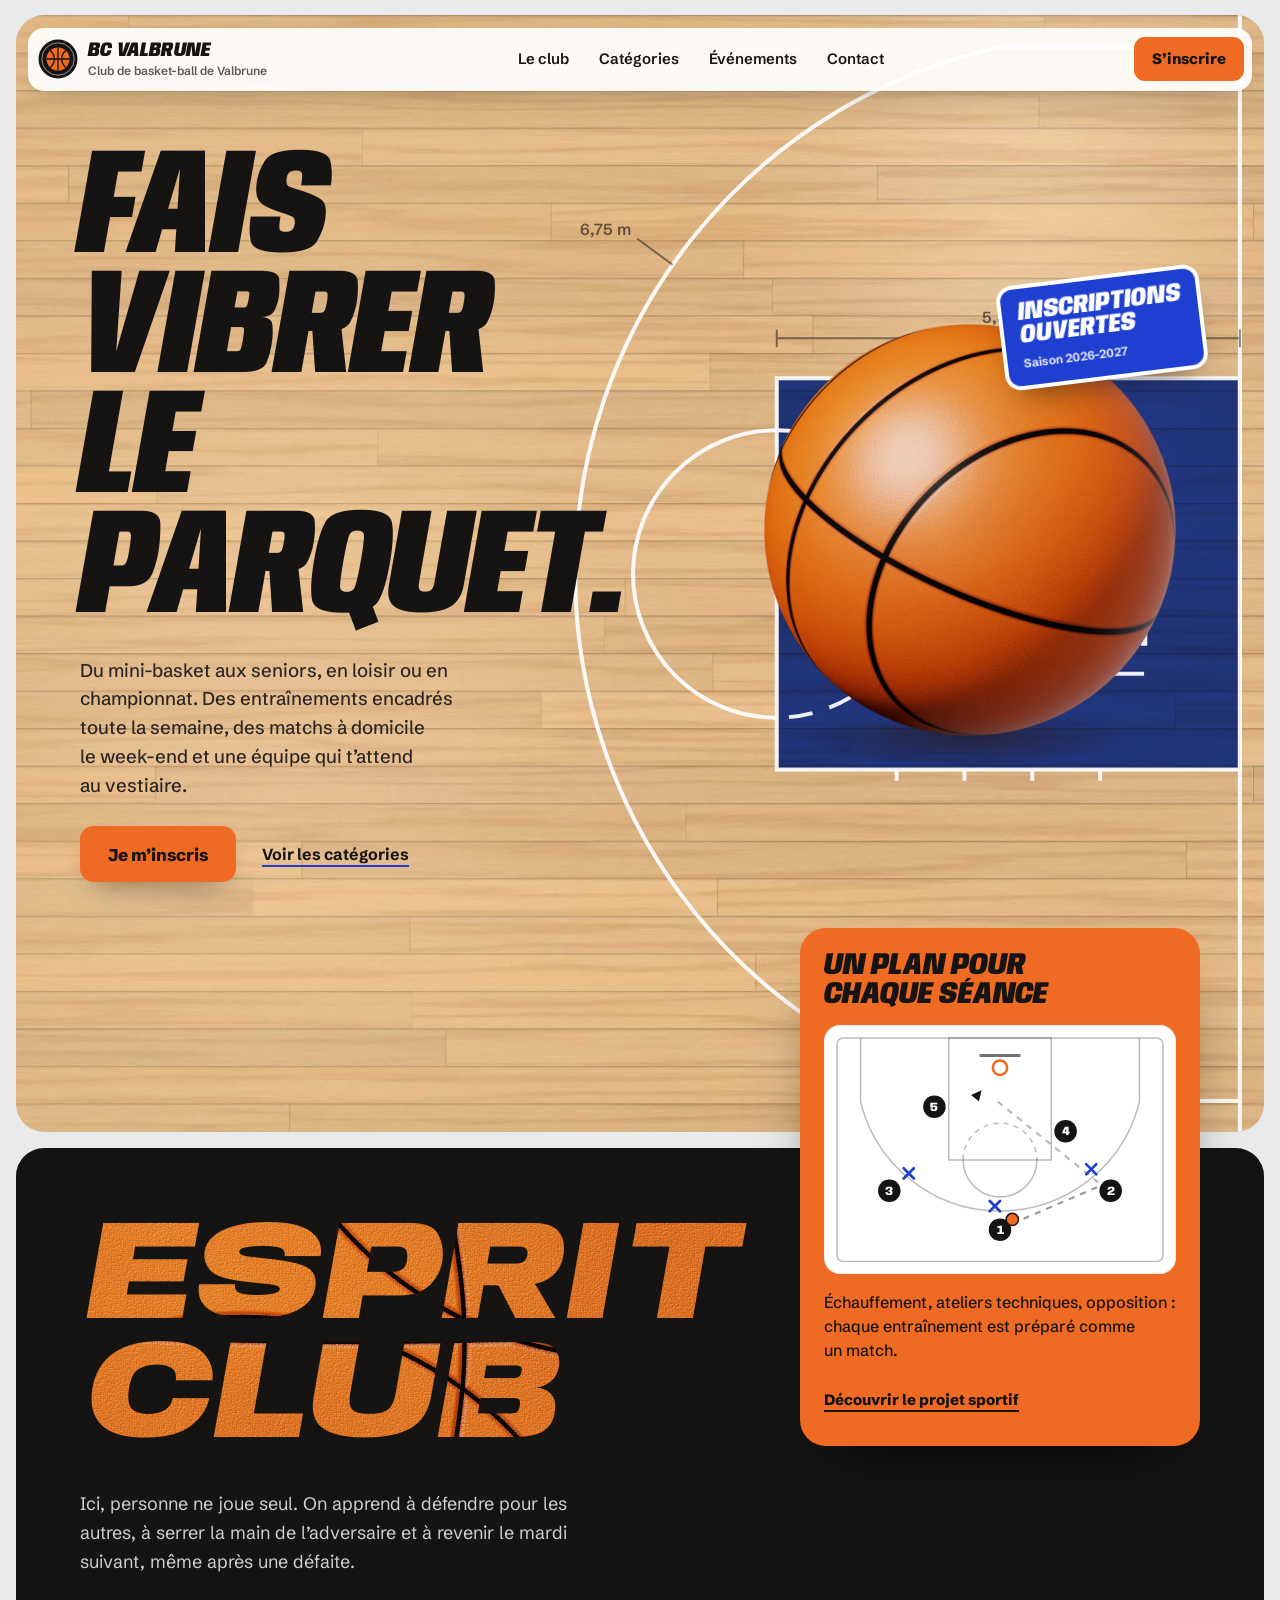
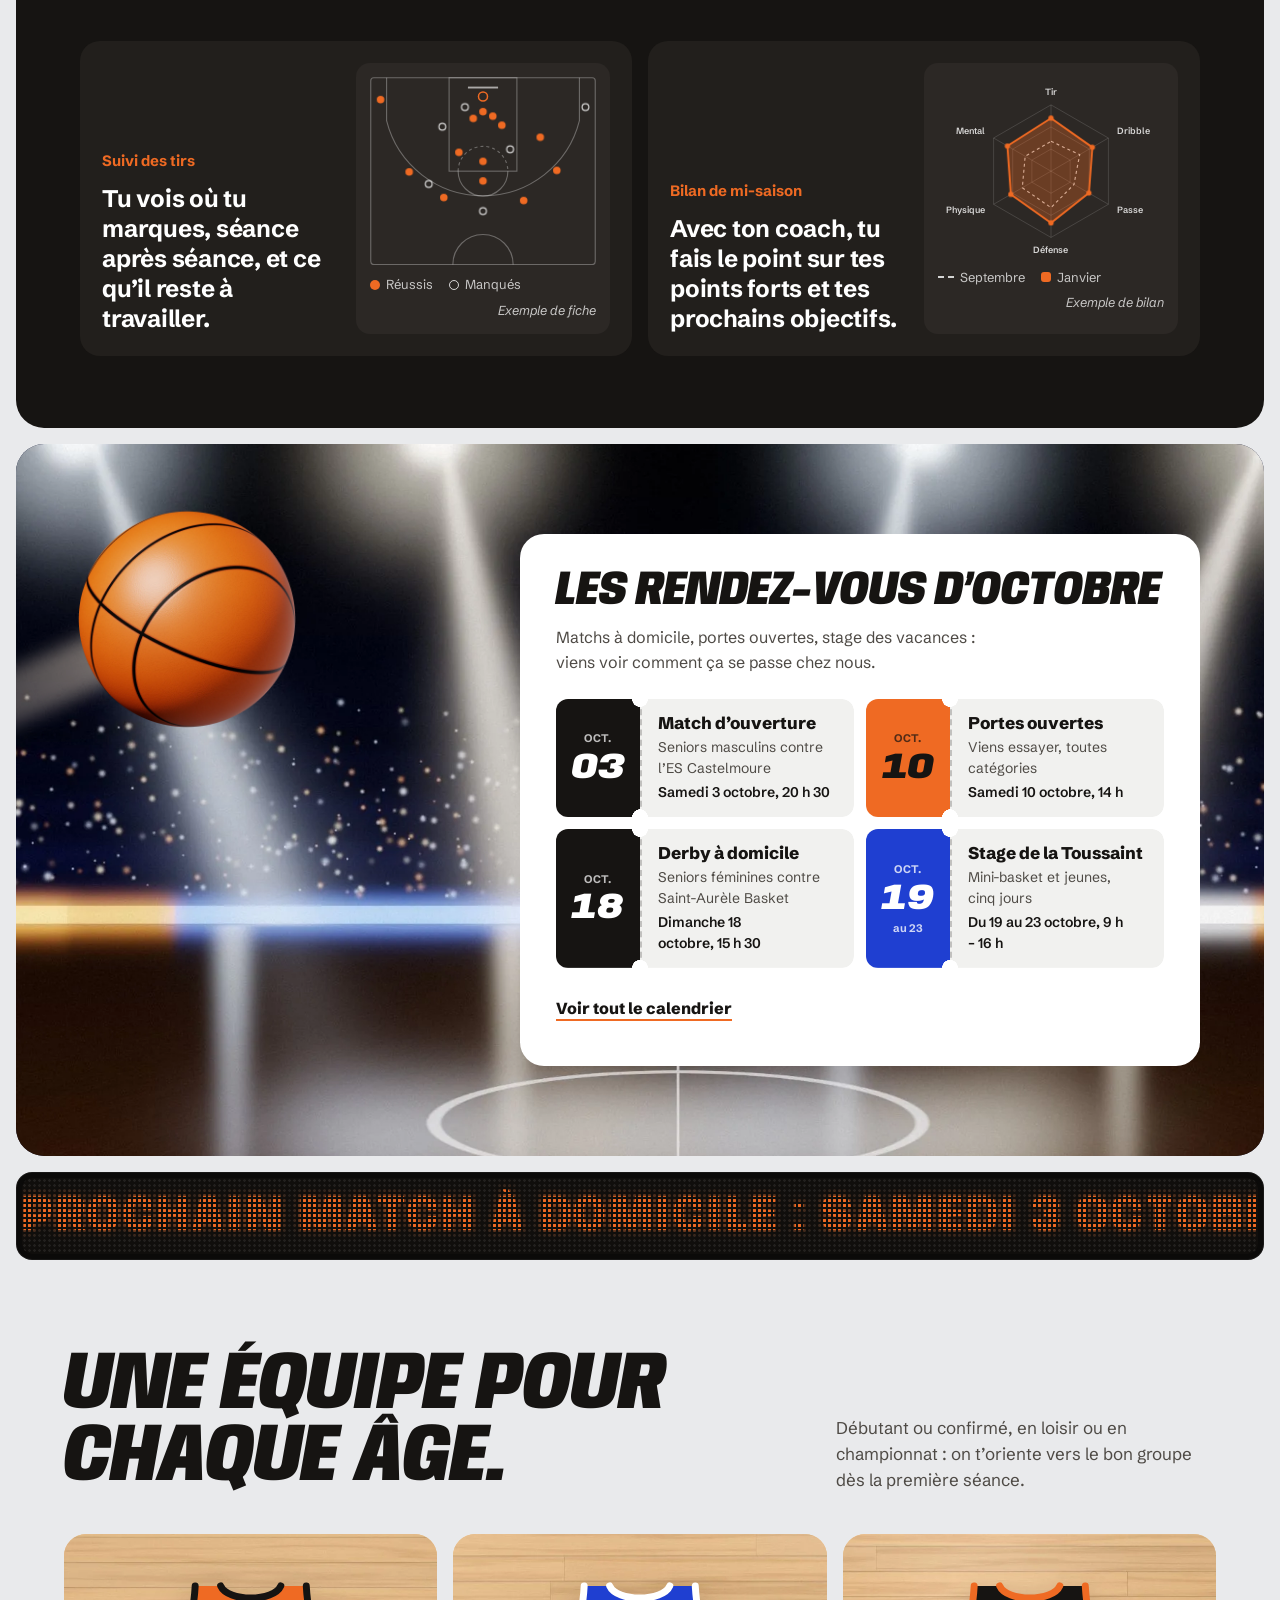
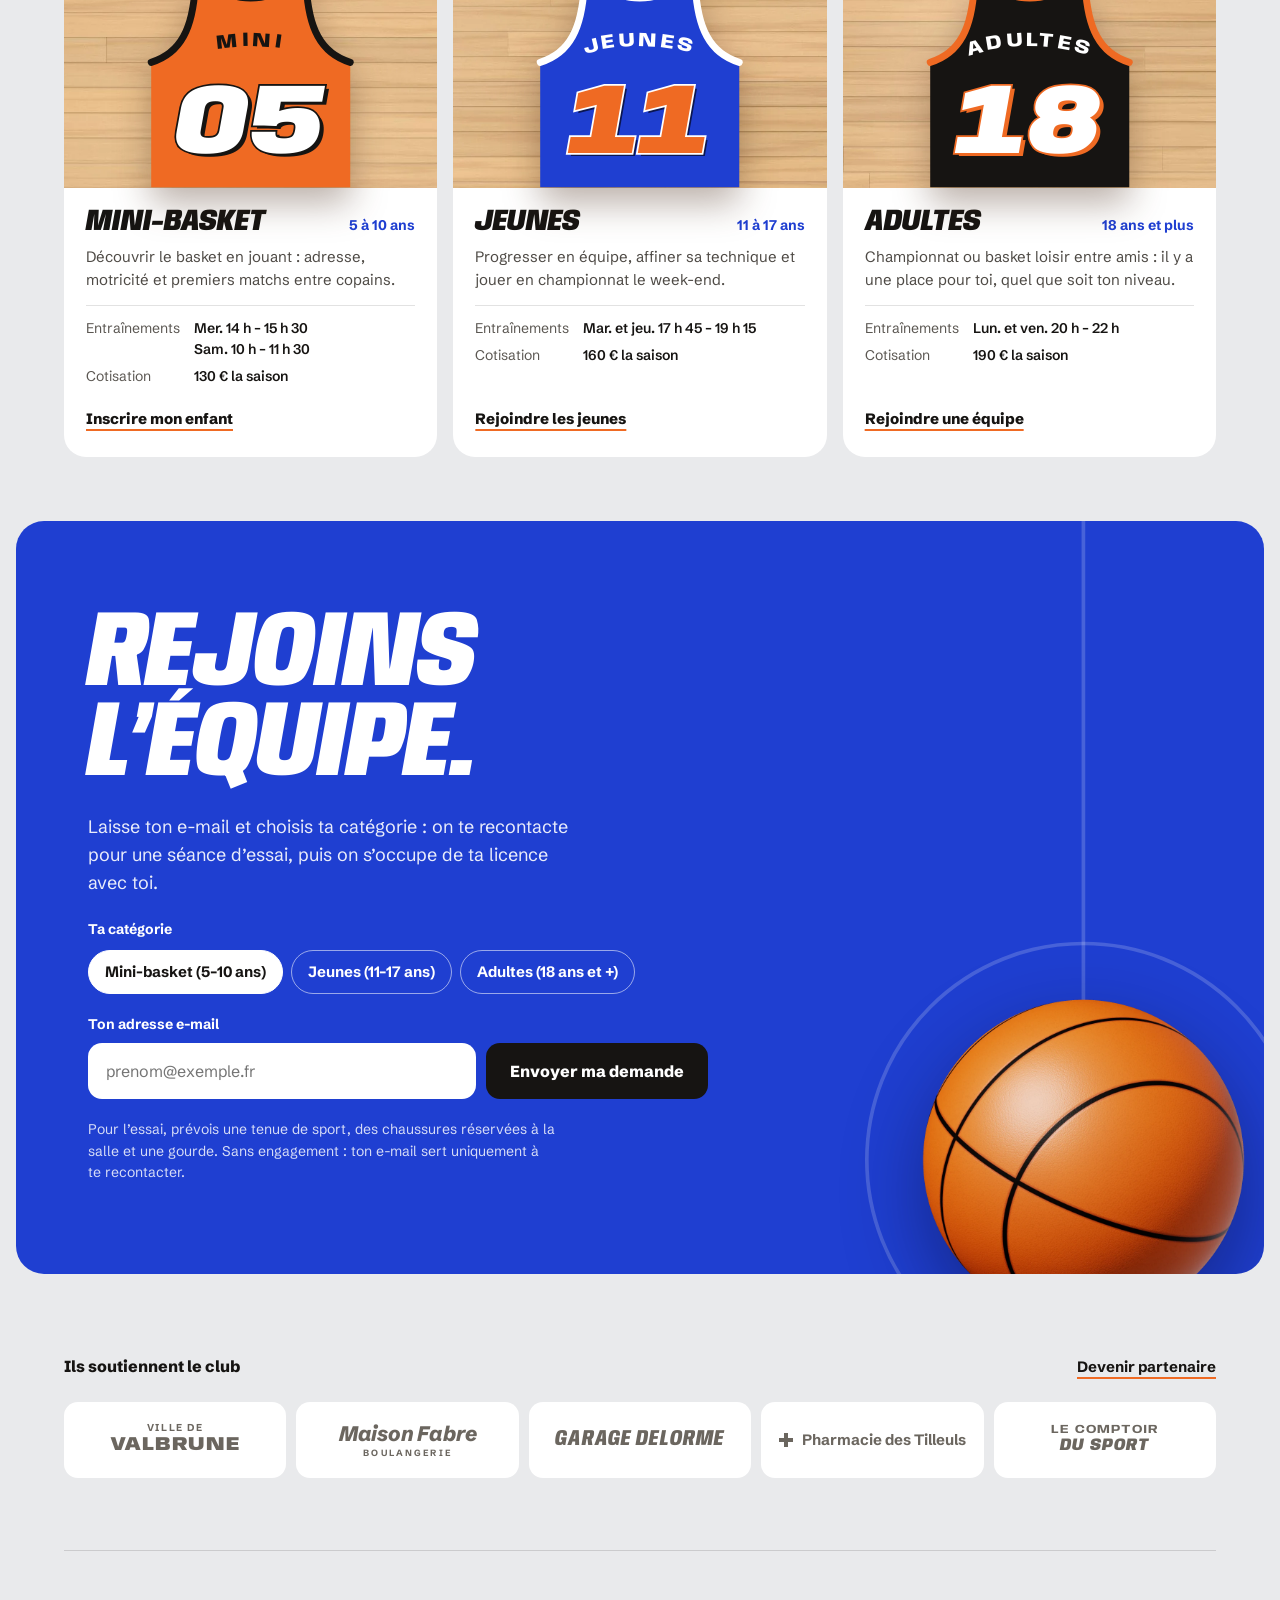
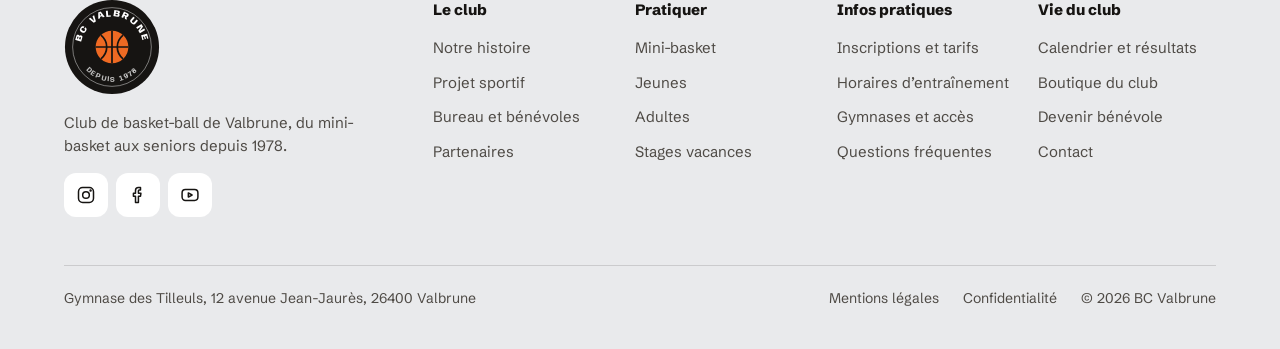
<file: index.html>
<!DOCTYPE html>
<html lang="fr">
<head>
<meta charset="utf-8">
<meta name="viewport" content="width=device-width, initial-scale=1">
<title>BC Valbrune — Club de basket-ball depuis 1978</title>
<meta name="description" content="Club de basket-ball de Valbrune : mini-basket, jeunes et adultes, en loisir ou en championnat. Inscriptions ouvertes pour la saison 2026-2027.">
<meta name="theme-color" content="#E9EAEC">
<meta property="og:type" content="website">
<meta property="og:locale" content="fr_FR">
<meta property="og:title" content="BC Valbrune — Fais vibrer le parquet.">
<meta property="og:description" content="Du mini-basket aux seniors, en loisir ou en championnat. Inscriptions ouvertes pour la saison 2026-2027.">
<link rel="icon" href="assets/img/favicon.svg" type="image/svg+xml">
<link rel="preconnect" href="https://fonts.googleapis.com">
<link rel="preconnect" href="https://fonts.gstatic.com" crossorigin>
<link rel="stylesheet" href="https://fonts.googleapis.com/css2?family=Anybody:ital,wdth,wght@0,50..150,100..900;1,50..150,100..900&amp;family=Schibsted+Grotesk:ital,wght@0,400..900;1,400..900&amp;display=swap">
<link rel="preload" href="assets/img/parquet.webp" as="image" type="image/webp">
<script>document.documentElement.classList.add('js');</script>
<link rel="stylesheet" href="assets/css/styles.css">
<script src="assets/js/main.js" defer></script>
</head>
<body>
<div class="site">

<a class="skip-link" href="#contenu">Aller au contenu</a>

<header class="header">
  <nav class="nav" aria-label="Navigation principale">
    <a class="logo" href="#top" aria-label="BC Valbrune, retour à l’accueil">
      <svg width="40" height="40" viewBox="0 0 40 40" aria-hidden="true"><circle cx="20" cy="20" r="19.5" fill="#161412"/><circle cx="20" cy="20" r="16.2" fill="none" stroke="#FFFFFF" stroke-opacity="0.55" stroke-width="1"/><circle class="fill-accent" cx="20" cy="20" r="11.5"/><path d="M20 8.5v23M8.5 20h23M12.2 11.6c2.7 2.3 4.1 5 4.1 8.4s-1.4 6.1-4.1 8.4M27.8 11.6c-2.7 2.3-4.1 5-4.1 8.4s1.4 6.1 4.1 8.4" fill="none" stroke="#161412" stroke-width="1.3"/></svg>
      <span class="logo-text">
        <span class="logo-name">BC Valbrune</span>
        <span class="logo-sub">Club de basket-ball de Valbrune</span>
      </span>
    </a>
    <div class="nav-links">
      <a href="#club">Le club</a>
      <a href="#categories">Catégories</a>
      <a href="evenements.html">Événements</a>
      <a href="contact.html">Contact</a>
    </div>
    <div class="nav-actions">
      <a class="btn btn-nav" href="#inscription">S’inscrire</a>
      <button class="menu-btn" type="button" aria-label="Menu" aria-expanded="false" aria-controls="menu-mobile">
        <svg class="menu-icon menu-icon-open" width="20" height="20" viewBox="0 0 20 20" aria-hidden="true"><path d="M3 6h14M3 10h14M3 14h9" fill="none" stroke="currentColor" stroke-width="2" stroke-linecap="round"/></svg>
        <svg class="menu-icon menu-icon-close" width="20" height="20" viewBox="0 0 20 20" aria-hidden="true"><path d="M5 5l10 10M15 5L5 15" fill="none" stroke="currentColor" stroke-width="2" stroke-linecap="round"/></svg>
      </button>
    </div>
  </nav>
  <nav class="menu-panel" id="menu-mobile" aria-label="Menu" hidden>
    <a href="#club">Le club</a>
    <a href="#categories">Catégories</a>
    <a href="evenements.html">Événements</a>
    <a href="contact.html">Contact</a>
  </nav>
</header>

<main id="contenu">

<!-- ========== Accueil ========== -->
<section id="top" class="hero">
  <svg class="court court-key" data-parallax-hero="0.12" aria-hidden="true" viewBox="-12 -7 12.3 14" preserveAspectRatio="xMaxYMid slice"><rect x="-5.8" y="-2.45" width="5.8" height="4.9" fill="#2447E0"/></svg>
  <svg class="court" data-parallax-hero="0.12" aria-hidden="true" viewBox="-12 -7 12.3 14" preserveAspectRatio="xMaxYMid slice">
    <g fill="none" stroke="#FFFFFF" stroke-width="0.05" opacity="0.92">
      <rect x="-5.8" y="-2.45" width="5.8" height="4.9"/>
      <path d="M0 -7V7"/>
      <path d="M-5.8 -1.8A1.8 1.8 0 0 0 -5.8 1.8"/>
      <path d="M-5.8 -1.8A1.8 1.8 0 0 1 -5.8 1.8" stroke-dasharray="0.3 0.22"/>
      <path d="M0 -6.6H-2.99A6.75 6.75 0 0 0 -2.99 6.6H0"/>
      <path d="M-1.2 -1.25H-1.575A1.25 1.25 0 0 0 -1.575 1.25H-1.2"/>
      <path d="M-1.2 -0.9V0.9" stroke-width="0.08"/>
      <path d="M-1.75 -2.45v-0.14M-2.6 -2.45v-0.14M-3.45 -2.45v-0.14M-4.3 -2.45v-0.14M-1.75 2.45v0.14M-2.6 2.45v0.14M-3.45 2.45v0.14M-4.3 2.45v0.14"/>
    </g>
    <circle class="stroke-accent" cx="-1.575" cy="0" r="0.23" fill="none" stroke-width="0.06"/>
    <path d="M-5.8 -2.95H0M-5.8 -3.06V-2.84M0 -3.06V-2.84" fill="none" stroke="#161412" stroke-opacity="0.5" stroke-width="0.025"/>
    <path d="M-7.104 -3.872L-7.55 -4.2" fill="none" stroke="#161412" stroke-opacity="0.5" stroke-width="0.025"/>
    <g class="svg-body" transform="scale(0.01)" fill="#161412" fill-opacity="0.62" font-size="20" font-weight="600">
      <text x="-290" y="-314" text-anchor="middle">5,80 m</text>
      <text x="-762" y="-424" text-anchor="end">6,75 m</text>
    </g>
  </svg>

  <div class="hero-inner">
    <div class="hero-copy">
      <h1 class="hero-title display">
        <span>Fais</span>
        <span>vibrer</span>
        <span>le</span>
        <span>parquet.</span>
      </h1>
      <p class="hero-lead">Du mini-basket aux seniors, en loisir ou en championnat. Des entraînements encadrés toute la semaine, des matchs à domicile le week-end et une équipe qui t’attend au vestiaire.</p>
      <div class="hero-actions">
        <a class="btn btn-hero" href="#inscription">Je m’inscris</a>
        <a class="tlink" href="#categories">Voir les catégories</a>
      </div>
    </div>
    <div class="hero-visual" data-parallax-hero="0.05">
      <div class="ball-stage">
        <div class="ball-shadow" aria-hidden="true"></div>
        <img class="ball-hero" src="assets/img/ballon.webp" alt="" width="900" height="900" fetchpriority="high">
        <div class="badge">
          <div class="badge-inner">
            <p class="badge-title display"><span>Inscriptions</span><span>ouvertes</span></p>
            <p class="badge-season">Saison 2026-2027</p>
          </div>
        </div>
      </div>
    </div>
  </div>
</section>

<!-- ========== Le club ========== -->
<section id="club" class="club on-dark">
  <div class="container">
    <div class="club-top">
      <div class="club-intro" data-reveal>
        <h2 class="club-title display leather scrub">
          <span>Esprit</span>
          <span>club</span>
        </h2>
        <p class="club-lead">Ici, personne ne joue seul. On apprend à défendre pour les autres, à serrer la main de l’adversaire et à revenir le mardi suivant, même après une défaite.</p>
      </div>
      <aside class="coach-card" aria-labelledby="coaching-title">
        <h3 id="coaching-title" class="coach-title display">Un plan pour chaque séance</h3>
        <div class="coach-board">
          <svg viewBox="0 0 320 220" role="img" aria-label="Tableau du coach : passe vers l’aile, coupe vers le panier puis passe décisive">
            <g fill="none" stroke="#161412" stroke-opacity="0.28" stroke-width="1.5">
              <rect x="1" y="1" width="318" height="218" rx="6"/>
              <rect x="110" y="1" width="100" height="119"/>
              <path d="M124 120A36 36 0 0 0 196 120"/>
              <path d="M124 120A36 36 0 0 1 196 120" stroke-dasharray="5 5"/>
              <path d="M24 1V63A140 140 0 0 0 296 63V1"/>
            </g>
            <path d="M140 18H180" stroke="#161412" stroke-opacity="0.6" stroke-width="3"/>
            <circle class="stroke-accent" cx="160" cy="30" r="7" fill="none" stroke-width="2.5"/>
            <path d="M172 182L256 146" fill="none" stroke="#161412" stroke-opacity="0.45" stroke-width="2" stroke-dasharray="6 6"/>
            <path d="M256 142L154 60" fill="none" stroke="#161412" stroke-opacity="0.3" stroke-width="2" stroke-dasharray="6 6"/>
            <path class="coach-cut" d="M52 150Q88 118 142 52" pathLength="1" fill="none" stroke="#161412" stroke-width="2.5" stroke-linecap="round"/>
            <polygon class="coach-arrow" points="142,52 139.5,62.9 131.8,56.6" fill="#161412"/>
            <g fill="none" stroke="#1F3FD1" stroke-width="2.6" stroke-linecap="round">
              <path d="M244 124l10 10M254 124l-10 10"/>
              <path d="M66 128l10 10M76 128l-10 10"/>
              <path d="M150 160l10 10M160 160l-10 10"/>
            </g>
            <g fill="#161412">
              <circle cx="160" cy="188" r="11"/>
              <circle cx="268" cy="150" r="11"/>
              <circle cx="52" cy="150" r="11"/>
              <circle cx="224" cy="92" r="11"/>
              <circle cx="96" cy="68" r="11"/>
            </g>
            <g class="svg-display" fill="#FFFFFF" font-size="12" font-weight="800" text-anchor="middle">
              <text x="160" y="192">1</text>
              <text x="268" y="154">2</text>
              <text x="52" y="154">3</text>
              <text x="224" y="96">4</text>
              <text x="96" y="72">5</text>
            </g>
            <circle class="coach-ball fill-accent" cx="172" cy="178" r="6" stroke="#161412" stroke-width="1.5"/>
          </svg>
        </div>
        <p class="coach-text">Échauffement, ateliers techniques, opposition&nbsp;: chaque entraînement est préparé comme un match.</p>
        <a class="tlink" href="#club">Découvrir le projet sportif</a>
      </aside>
    </div>

    <div class="features" data-reveal-stagger>
      <article class="feature" data-reveal>
        <div class="feature-text">
          <h3>Suivi des tirs</h3>
          <p>Tu vois où tu marques, séance après séance, et ce qu’il reste à travailler.</p>
        </div>
        <figure class="feature-figure">
          <svg viewBox="0 0 300 250" role="img" aria-label="Exemple de carte des tirs : tirs réussis et manqués sur le demi-terrain">
            <g fill="none" stroke="#FFFFFF" stroke-opacity="0.3" stroke-width="1.5">
              <rect x="1" y="1" width="298" height="248" rx="4"/>
              <rect x="105" y="1" width="90" height="124"/>
              <path d="M117 125A33 33 0 0 0 183 125"/>
              <path d="M117 125A33 33 0 0 1 183 125" stroke-dasharray="4 4"/>
              <path d="M22 1V58A132 132 0 0 0 278 58V1"/>
              <path d="M110 249A40 40 0 0 1 190 249"/>
            </g>
            <path d="M130 14H170" stroke="#FFFFFF" stroke-opacity="0.6" stroke-width="2.5"/>
            <circle class="stroke-accent" cx="150" cy="26" r="6" fill="none" stroke-width="2"/>
            <g class="fill-accent shots">
              <circle cx="150" cy="46" r="5"/><circle cx="137" cy="55" r="5"/><circle cx="163" cy="52" r="5"/><circle cx="175" cy="64" r="5"/><circle cx="118" cy="100" r="5"/><circle cx="150" cy="112" r="5"/><circle cx="150" cy="138" r="5"/><circle cx="14" cy="30" r="5"/><circle cx="52" cy="126" r="5"/><circle cx="248" cy="124" r="5"/><circle cx="98" cy="160" r="5"/><circle cx="204" cy="164" r="5"/><circle cx="226" cy="80" r="5"/>
            </g>
            <g class="shots" fill="none" stroke="#FFFFFF" stroke-opacity="0.8" stroke-width="1.6">
              <circle cx="126" cy="40" r="4.5"/><circle cx="186" cy="96" r="4.5"/><circle cx="96" cy="66" r="4.5"/><circle cx="286" cy="40" r="4.5"/><circle cx="150" cy="178" r="4.5"/><circle cx="78" cy="142" r="4.5"/>
            </g>
          </svg>
          <figcaption class="legend">
            <span class="legend-item"><span class="key-dot"></span>Réussis</span>
            <span class="legend-item"><span class="key-ring"></span>Manqués</span>
            <span class="legend-note">Exemple de fiche</span>
          </figcaption>
        </figure>
      </article>

      <article class="feature" data-reveal>
        <div class="feature-text">
          <h3>Bilan de mi-saison</h3>
          <p>Avec ton coach, tu fais le point sur tes points forts et tes prochains objectifs.</p>
        </div>
        <figure class="feature-figure">
          <svg viewBox="0 0 300 240" role="img" aria-label="Exemple de bilan sur six compétences : tir, dribble, passe, défense, physique et mental, entre septembre et janvier">
            <g fill="none" stroke="#FFFFFF" stroke-opacity="0.18" stroke-width="1">
              <polygon points="150,37 226.2,81 226.2,169 150,213 73.8,169 73.8,81"/>
              <polygon points="150,66.3 200.8,95.7 200.8,154.3 150,183.7 99.2,154.3 99.2,95.7"/>
              <polygon points="150,95.7 175.4,110.3 175.4,139.7 150,154.3 124.6,139.7 124.6,110.3"/>
              <path d="M150 125L150 37M150 125L226.2 81M150 125L226.2 169M150 125L150 213M150 125L73.8 169M150 125L73.8 81"/>
            </g>
            <polygon points="150,85.4 188.1,103 180.5,142.6 150,173.4 111.9,147 115.7,105.2" fill="none" stroke="#FFFFFF" stroke-opacity="0.75" stroke-width="1.5" stroke-dasharray="4 4"/>
            <polygon class="fill-accent stroke-accent radar-now" points="150,54.6 204.9,93.3 200.3,154 150,193.6 96.7,155.8 92.1,91.6" fill-opacity="0.32" stroke-width="2.5" stroke-linejoin="round"/>
            <g class="fill-accent radar-dots">
              <circle cx="150" cy="54.6" r="3.5"/><circle cx="204.9" cy="93.3" r="3.5"/><circle cx="200.3" cy="154" r="3.5"/><circle cx="150" cy="193.6" r="3.5"/><circle cx="96.7" cy="155.8" r="3.5"/><circle cx="92.1" cy="91.6" r="3.5"/>
            </g>
            <g class="svg-body" fill="#FFFFFF" fill-opacity="0.82" font-size="12" font-weight="600">
              <text x="150" y="24" text-anchor="middle">Tir</text>
              <text x="238" y="76" text-anchor="start">Dribble</text>
              <text x="238" y="180" text-anchor="start">Passe</text>
              <text x="150" y="234" text-anchor="middle">Défense</text>
              <text x="62" y="180" text-anchor="end">Physique</text>
              <text x="62" y="76" text-anchor="end">Mental</text>
            </g>
          </svg>
          <figcaption class="legend">
            <span class="legend-item"><span class="key-dash"></span>Septembre</span>
            <span class="legend-item"><span class="key-square"></span>Janvier</span>
            <span class="legend-note">Exemple de bilan</span>
          </figcaption>
        </figure>
      </article>
    </div>
  </div>
</section>

<!-- ========== Agenda ========== -->
<section id="agenda" class="agenda">
  <div class="agenda-bg" data-parallax="50" aria-hidden="true"></div>
  <div class="flying-ball" data-parallax="-40" aria-hidden="true">
    <div class="flying-ball-streak"></div>
    <img src="assets/img/ballon.webp" alt="" width="900" height="900" loading="lazy" decoding="async">
  </div>
  <div class="agenda-inner">
    <div class="agenda-card" data-reveal>

      <!-- Affiché par main.js tant qu’un match à domicile (li[data-match-label]) est à venir -->
      <div class="next-match on-dark" id="prochain-match" hidden>
        <div class="next-match-info">
          <p class="next-match-kicker">Prochain match à domicile</p>
          <p class="next-match-label" data-next-label></p>
          <p class="sr-only" data-countdown-text></p>
        </div>
        <div class="clock" aria-hidden="true" data-clock></div>
      </div>

      <h2 class="agenda-title display">Les rendez-vous d’octobre</h2>
      <p class="agenda-lead">Matchs à domicile, portes ouvertes, stage des vacances&nbsp;: viens voir comment ça se passe chez nous.</p>
      <ul class="events">
        <li class="ticket" data-match-label="Seniors masculins contre l’ES Castelmoure, samedi 3 octobre à 20&nbsp;h&nbsp;30.">
          <div class="ticket-stub" aria-hidden="true"><span class="ticket-month">OCT.</span><span class="ticket-day">03</span></div>
          <div class="ticket-body">
            <h3>Match d’ouverture</h3>
            <p class="ticket-desc">Seniors masculins contre l’ES Castelmoure</p>
            <p class="ticket-when"><time datetime="2026-10-03T20:30+02:00">Samedi 3 octobre, 20&nbsp;h&nbsp;30</time></p>
          </div>
        </li>
        <li class="ticket">
          <div class="ticket-stub ticket-stub--accent" aria-hidden="true"><span class="ticket-month">OCT.</span><span class="ticket-day">10</span></div>
          <div class="ticket-body">
            <h3>Portes ouvertes</h3>
            <p class="ticket-desc">Viens essayer, toutes catégories</p>
            <p class="ticket-when"><time datetime="2026-10-10T14:00+02:00">Samedi 10 octobre, 14&nbsp;h</time></p>
          </div>
        </li>
        <li class="ticket" data-match-label="Seniors féminines contre Saint-Aurèle Basket, dimanche 18 octobre à 15&nbsp;h&nbsp;30.">
          <div class="ticket-stub" aria-hidden="true"><span class="ticket-month">OCT.</span><span class="ticket-day">18</span></div>
          <div class="ticket-body">
            <h3>Derby à domicile</h3>
            <p class="ticket-desc">Seniors féminines contre Saint-Aurèle Basket</p>
            <p class="ticket-when"><time datetime="2026-10-18T15:30+02:00">Dimanche 18 octobre, 15&nbsp;h&nbsp;30</time></p>
          </div>
        </li>
        <li class="ticket">
          <div class="ticket-stub ticket-stub--blue" aria-hidden="true"><span class="ticket-month">OCT.</span><span class="ticket-day">19</span><span class="ticket-until">au 23</span></div>
          <div class="ticket-body">
            <h3>Stage de la Toussaint</h3>
            <p class="ticket-desc">Mini-basket et jeunes, cinq jours</p>
            <p class="ticket-when"><time datetime="2026-10-19">Du 19 au 23 octobre, 9&nbsp;h – 16&nbsp;h</time></p>
          </div>
        </li>
      </ul>
      <a class="tlink" href="evenements.html">Voir tout le calendrier</a>
    </div>
  </div>
</section>

<!-- ========== Tableau lumineux (texte en double pour une boucle sans à-coup, pause au survol) ========== -->
<div class="ticker" aria-hidden="true">
  <div class="led-board">
    <div class="led-mask">
      <div class="led-track">
        <span class="led-text">Prochain match à domicile&nbsp;: samedi 3 octobre, 20&nbsp;h&nbsp;30 ★ Portes ouvertes le samedi 10 octobre ★ Stage de la Toussaint du 19 au 23 octobre ★ Allez Valbrune ! ★</span>
        <span class="led-text">Prochain match à domicile&nbsp;: samedi 3 octobre, 20&nbsp;h&nbsp;30 ★ Portes ouvertes le samedi 10 octobre ★ Stage de la Toussaint du 19 au 23 octobre ★ Allez Valbrune ! ★</span>
      </div>
    </div>
  </div>
</div>

<!-- ========== Catégories ========== -->
<section id="categories" class="categories">
  <div class="section-head" data-reveal>
    <h2 class="categories-title display">Une équipe pour chaque âge.</h2>
    <p class="categories-lead">Débutant ou confirmé, en loisir ou en championnat&nbsp;: on t’oriente vers le bon groupe dès la première séance.</p>
  </div>
  <div class="cards" data-reveal-stagger>

    <article class="card" data-reveal>
      <div class="card-media" aria-hidden="true">
        <svg viewBox="0 0 200 180">
          <defs><path id="arc-mini" d="M48 66Q100 50 152 66"/></defs>
          <path class="fill-accent" d="M52 6H74C80 20 120 20 126 6H148C150 42 160 64 186 72V180H14V72C40 64 50 42 52 6Z"/>
          <path d="M74 6C80 20 120 20 126 6M148 6C150 42 160 64 186 72M52 6C50 42 40 64 14 72" fill="none" stroke="#161412" stroke-width="6" stroke-linecap="round"/>
          <text class="jersey-arc" fill="#161412" font-size="17" font-weight="800" letter-spacing="3"><textPath href="#arc-mini" startOffset="50%" text-anchor="middle">MINI</textPath></text>
          <text class="jersey-number" x="103" y="153" text-anchor="middle" fill="#161412" font-size="86" font-weight="900">05</text>
          <text class="jersey-number" x="100" y="150" text-anchor="middle" fill="#FFFFFF" stroke="#161412" stroke-width="3" paint-order="stroke" font-size="86" font-weight="900">05</text>
        </svg>
      </div>
      <div class="card-body">
        <div class="card-head">
          <h3 class="card-title display">Mini-basket</h3>
          <p class="card-age">5 à 10 ans</p>
        </div>
        <p class="card-desc">Découvrir le basket en jouant&nbsp;: adresse, motricité et premiers matchs entre copains.</p>
        <dl class="card-facts">
          <dt>Entraînements</dt><dd>Mer. 14&nbsp;h – 15&nbsp;h&nbsp;30<br>Sam. 10&nbsp;h – 11&nbsp;h&nbsp;30</dd>
          <dt>Cotisation</dt><dd>130&nbsp;€ la saison</dd>
        </dl>
        <a class="tlink" href="#inscription" data-categorie="mini">Inscrire mon enfant</a>
      </div>
    </article>

    <article class="card" data-reveal>
      <div class="card-media card-media--jeunes" aria-hidden="true">
        <svg viewBox="0 0 200 180">
          <defs><path id="arc-jeunes" d="M48 66Q100 50 152 66"/></defs>
          <path d="M52 6H74C80 20 120 20 126 6H148C150 42 160 64 186 72V180H14V72C40 64 50 42 52 6Z" fill="#1F3FD1"/>
          <path d="M74 6C80 20 120 20 126 6M148 6C150 42 160 64 186 72M52 6C50 42 40 64 14 72" fill="none" stroke="#FFFFFF" stroke-width="6" stroke-linecap="round"/>
          <text class="jersey-arc" fill="#FFFFFF" font-size="17" font-weight="800" letter-spacing="3"><textPath href="#arc-jeunes" startOffset="50%" text-anchor="middle">JEUNES</textPath></text>
          <text class="jersey-number" x="103" y="153" text-anchor="middle" fill="#0B1650" font-size="86" font-weight="900">11</text>
          <text class="jersey-number fill-accent" x="100" y="150" text-anchor="middle" stroke="#FFFFFF" stroke-width="3" paint-order="stroke" font-size="86" font-weight="900">11</text>
        </svg>
      </div>
      <div class="card-body">
        <div class="card-head">
          <h3 class="card-title display">Jeunes</h3>
          <p class="card-age">11 à 17 ans</p>
        </div>
        <p class="card-desc">Progresser en équipe, affiner sa technique et jouer en championnat le week-end.</p>
        <dl class="card-facts">
          <dt>Entraînements</dt><dd>Mar. et jeu. 17&nbsp;h&nbsp;45 – 19&nbsp;h&nbsp;15</dd>
          <dt>Cotisation</dt><dd>160&nbsp;€ la saison</dd>
        </dl>
        <a class="tlink" href="#inscription" data-categorie="jeunes">Rejoindre les jeunes</a>
      </div>
    </article>

    <article class="card" data-reveal>
      <div class="card-media card-media--adultes" aria-hidden="true">
        <svg viewBox="0 0 200 180">
          <defs><path id="arc-adultes" d="M48 66Q100 50 152 66"/></defs>
          <path d="M52 6H74C80 20 120 20 126 6H148C150 42 160 64 186 72V180H14V72C40 64 50 42 52 6Z" fill="#161412"/>
          <path class="stroke-accent" d="M74 6C80 20 120 20 126 6M148 6C150 42 160 64 186 72M52 6C50 42 40 64 14 72" fill="none" stroke-width="6" stroke-linecap="round"/>
          <text class="jersey-arc" fill="#FFFFFF" font-size="17" font-weight="800" letter-spacing="3"><textPath href="#arc-adultes" startOffset="50%" text-anchor="middle">ADULTES</textPath></text>
          <text class="jersey-number fill-accent" x="103" y="153" text-anchor="middle" font-size="86" font-weight="900">18</text>
          <text class="jersey-number stroke-accent" x="100" y="150" text-anchor="middle" fill="#FFFFFF" stroke-width="3" paint-order="stroke" font-size="86" font-weight="900">18</text>
        </svg>
      </div>
      <div class="card-body">
        <div class="card-head">
          <h3 class="card-title display">Adultes</h3>
          <p class="card-age">18 ans et plus</p>
        </div>
        <p class="card-desc">Championnat ou basket loisir entre amis&nbsp;: il y a une place pour toi, quel que soit ton niveau.</p>
        <dl class="card-facts">
          <dt>Entraînements</dt><dd>Lun. et ven. 20&nbsp;h – 22&nbsp;h</dd>
          <dt>Cotisation</dt><dd>190&nbsp;€ la saison</dd>
        </dl>
        <a class="tlink" href="#inscription" data-categorie="adultes">Rejoindre une équipe</a>
      </div>
    </article>

  </div>
</section>

<!-- ========== Inscription ========== -->
<section id="inscription" class="join on-blue">
  <div class="join-deco" data-parallax="40" aria-hidden="true">
    <svg viewBox="0 0 100 100"><circle cx="50" cy="50" r="47" fill="none" stroke="#FFFFFF" stroke-opacity="0.18" stroke-width="0.8"/><path d="M50 -300V400" stroke="#FFFFFF" stroke-opacity="0.18" stroke-width="0.8"/></svg>
    <img src="assets/img/ballon.webp" alt="" width="900" height="900" loading="lazy" decoding="async">
  </div>
  <div class="join-inner">
    <div class="join-content" data-reveal>
      <h2 class="join-title display">Rejoins l’équipe.</h2>
      <p class="join-lead">Laisse ton e-mail et choisis ta catégorie&nbsp;: on te recontacte pour une séance d’essai, puis on s’occupe de ta licence avec toi.</p>

      <div>
        <!-- Pour recevoir les demandes, ajoutez action="https://…" avec l’adresse de votre service de formulaire (voir README). -->
        <form class="join-form" id="form-inscription" method="post" novalidate>
          <fieldset>
            <legend>Ta catégorie</legend>
            <div class="chips">
              <label class="chip"><input type="radio" name="categorie" value="mini" data-phrase="en mini-basket" checked><span>Mini-basket (5–10 ans)</span></label>
              <label class="chip"><input type="radio" name="categorie" value="jeunes" data-phrase="chez les jeunes"><span>Jeunes (11–17 ans)</span></label>
              <label class="chip"><input type="radio" name="categorie" value="adultes" data-phrase="chez les adultes"><span>Adultes (18 ans et +)</span></label>
            </div>
          </fieldset>
          <div class="field">
            <label for="email-inscription">Ton adresse e-mail</label>
            <div class="field-row">
              <input id="email-inscription" name="email" type="email" autocomplete="email" placeholder="prenom@exemple.fr" required aria-describedby="erreur-inscription" data-error="erreur-inscription">
              <button class="btn btn-submit" type="submit">Envoyer ma demande</button>
            </div>
            <p class="form-error" id="erreur-inscription" role="alert" data-form-error hidden></p>
          </div>
          <p class="join-note">Pour l’essai, prévois une tenue de sport, des chaussures réservées à la salle et une gourde. Sans engagement&nbsp;: ton e-mail sert uniquement à te recontacter.</p>
        </form>

        <div role="status">
          <div class="join-success" id="inscription-ok" hidden>
            <svg width="36" height="36" viewBox="0 0 36 36" aria-hidden="true"><circle class="fill-accent" cx="18" cy="18" r="17"/><path d="M11 18.5l4.6 4.6L25.5 13" fill="none" stroke="#161412" stroke-width="3" stroke-linecap="round" stroke-linejoin="round"/></svg>
            <div>
              <p class="join-success-title">Demande envoyée</p>
              <p class="join-success-text">On te recontacte à <span data-success-email></span> pour caler ta séance d’essai <span data-success-phrase></span>.</p>
            </div>
          </div>
        </div>
      </div>
    </div>
  </div>
</section>

<!-- ========== Partenaires ========== -->
<section id="partenaires" class="partners" aria-labelledby="partners-title">
  <div class="partners-head" data-reveal>
    <h2 id="partners-title">Ils soutiennent le club</h2>
    <a class="tlink" href="contact.html#partenariat">Devenir partenaire</a>
  </div>
  <ul class="partner-list" data-reveal-stagger>
    <li data-reveal><span class="pw pw-ville">Ville de <b>Valbrune</b></span></li>
    <li data-reveal><span class="pw pw-fabre">Maison Fabre <small>Boulangerie</small></span></li>
    <li data-reveal><span class="pw pw-delorme">Garage Delorme</span></li>
    <li data-reveal><span class="pw pw-tilleuls"><svg width="16" height="16" viewBox="0 0 16 16" aria-hidden="true"><path d="M6 1h4v5h5v4h-5v5H6v-5H1V6h5z" fill="currentColor"/></svg>Pharmacie des Tilleuls</span></li>
    <li data-reveal><span class="pw pw-comptoir">Le Comptoir <b>du Sport</b></span></li>
  </ul>
</section>

</main>

<!-- ========== Pied de page ========== -->
<footer class="footer">
  <div class="footer-top">
    <div class="footer-brand">
      <svg width="96" height="96" viewBox="0 0 100 100" aria-hidden="true">
        <defs><path id="crest-top" d="M18 50A32 32 0 0 1 82 50"/><path id="crest-bottom" d="M14 50A36 36 0 0 0 86 50"/></defs>
        <circle cx="50" cy="50" r="49" fill="#161412"/>
        <circle cx="50" cy="50" r="41" fill="none" stroke="#FFFFFF" stroke-opacity="0.45" stroke-width="1"/>
        <text class="svg-display crest-name" fill="#FFFFFF" font-size="9.5" font-weight="800" letter-spacing="1.6"><textPath href="#crest-top" startOffset="50%" text-anchor="middle">BC VALBRUNE</textPath></text>
        <text class="svg-display" fill="#FFFFFF" fill-opacity="0.72" font-size="7.5" font-weight="700" letter-spacing="1.4"><textPath href="#crest-bottom" startOffset="50%" text-anchor="middle">DEPUIS 1978</textPath></text>
        <circle class="fill-accent" cx="50" cy="50" r="17"/>
        <path d="M50 33v34M33 50h34M38.5 37.7c4 3.4 6 7.4 6 12.3s-2 8.9-6 12.3M61.5 37.7c-4 3.4-6 7.4-6 12.3s2 8.9 6 12.3" fill="none" stroke="#161412" stroke-width="1.8"/>
      </svg>
      <p>Club de basket-ball de Valbrune, du mini-basket aux seniors depuis 1978.</p>
      <div class="socials">
        <a href="https://www.instagram.com/bcvalbrune" aria-label="Instagram"><svg width="20" height="20" viewBox="0 0 24 24" aria-hidden="true" fill="none" stroke="currentColor" stroke-width="1.8"><rect x="3" y="3" width="18" height="18" rx="5"/><circle cx="12" cy="12" r="4"/><circle cx="17.5" cy="6.5" r="0.6" fill="currentColor"/></svg></a>
        <a href="https://www.facebook.com/bcvalbrune" aria-label="Facebook"><svg width="20" height="20" viewBox="0 0 24 24" aria-hidden="true" fill="none" stroke="currentColor" stroke-width="1.8" stroke-linejoin="round"><path d="M15 3h-2.5A3.5 3.5 0 0 0 9 6.5V10H6.5v3.5H9V21h3.5v-7.5H15l.5-3.5h-3V7a1 1 0 0 1 1-1H15z"/></svg></a>
        <a href="https://www.youtube.com/@bcvalbrune" aria-label="YouTube"><svg width="20" height="20" viewBox="0 0 24 24" aria-hidden="true" fill="none" stroke="currentColor" stroke-width="1.8" stroke-linejoin="round"><rect x="2.5" y="5.5" width="19" height="13" rx="4"/><path d="M10 9.5v5l4.5-2.5z"/></svg></a>
      </div>
    </div>
    <nav class="footer-nav" aria-label="Pied de page">
      <div>
        <h2>Le club</h2>
        <ul>
          <li><a href="#club">Notre histoire</a></li>
          <li><a href="#club">Projet sportif</a></li>
          <li><a href="#club">Bureau et bénévoles</a></li>
          <li><a href="#partenaires">Partenaires</a></li>
        </ul>
      </div>
      <div>
        <h2>Pratiquer</h2>
        <ul>
          <li><a href="#categories">Mini-basket</a></li>
          <li><a href="#categories">Jeunes</a></li>
          <li><a href="#categories">Adultes</a></li>
          <li><a href="evenements.html#stages">Stages vacances</a></li>
        </ul>
      </div>
      <div>
        <h2>Infos pratiques</h2>
        <ul>
          <li><a href="#inscription">Inscriptions et tarifs</a></li>
          <li><a href="#categories">Horaires d’entraînement</a></li>
          <li><a href="contact.html#acces">Gymnases et accès</a></li>
          <li><a href="contact.html#faq">Questions fréquentes</a></li>
        </ul>
      </div>
      <div>
        <h2>Vie du club</h2>
        <ul>
          <li><a href="evenements.html">Calendrier et résultats</a></li>
          <li><a href="contact.html#boutique">Boutique du club</a></li>
          <li><a href="contact.html#benevolat">Devenir bénévole</a></li>
          <li><a href="contact.html">Contact</a></li>
        </ul>
      </div>
    </nav>
  </div>
  <div class="footer-bottom">
    <p>Gymnase des Tilleuls, 12 avenue Jean-Jaurès, 26400 Valbrune</p>
    <div class="footer-legal">
      <a href="#top">Mentions légales</a>
      <a href="#top">Confidentialité</a>
      <span>© 2026 BC Valbrune</span>
    </div>
  </div>
</footer>

</div>
</body>
</html>
</file>
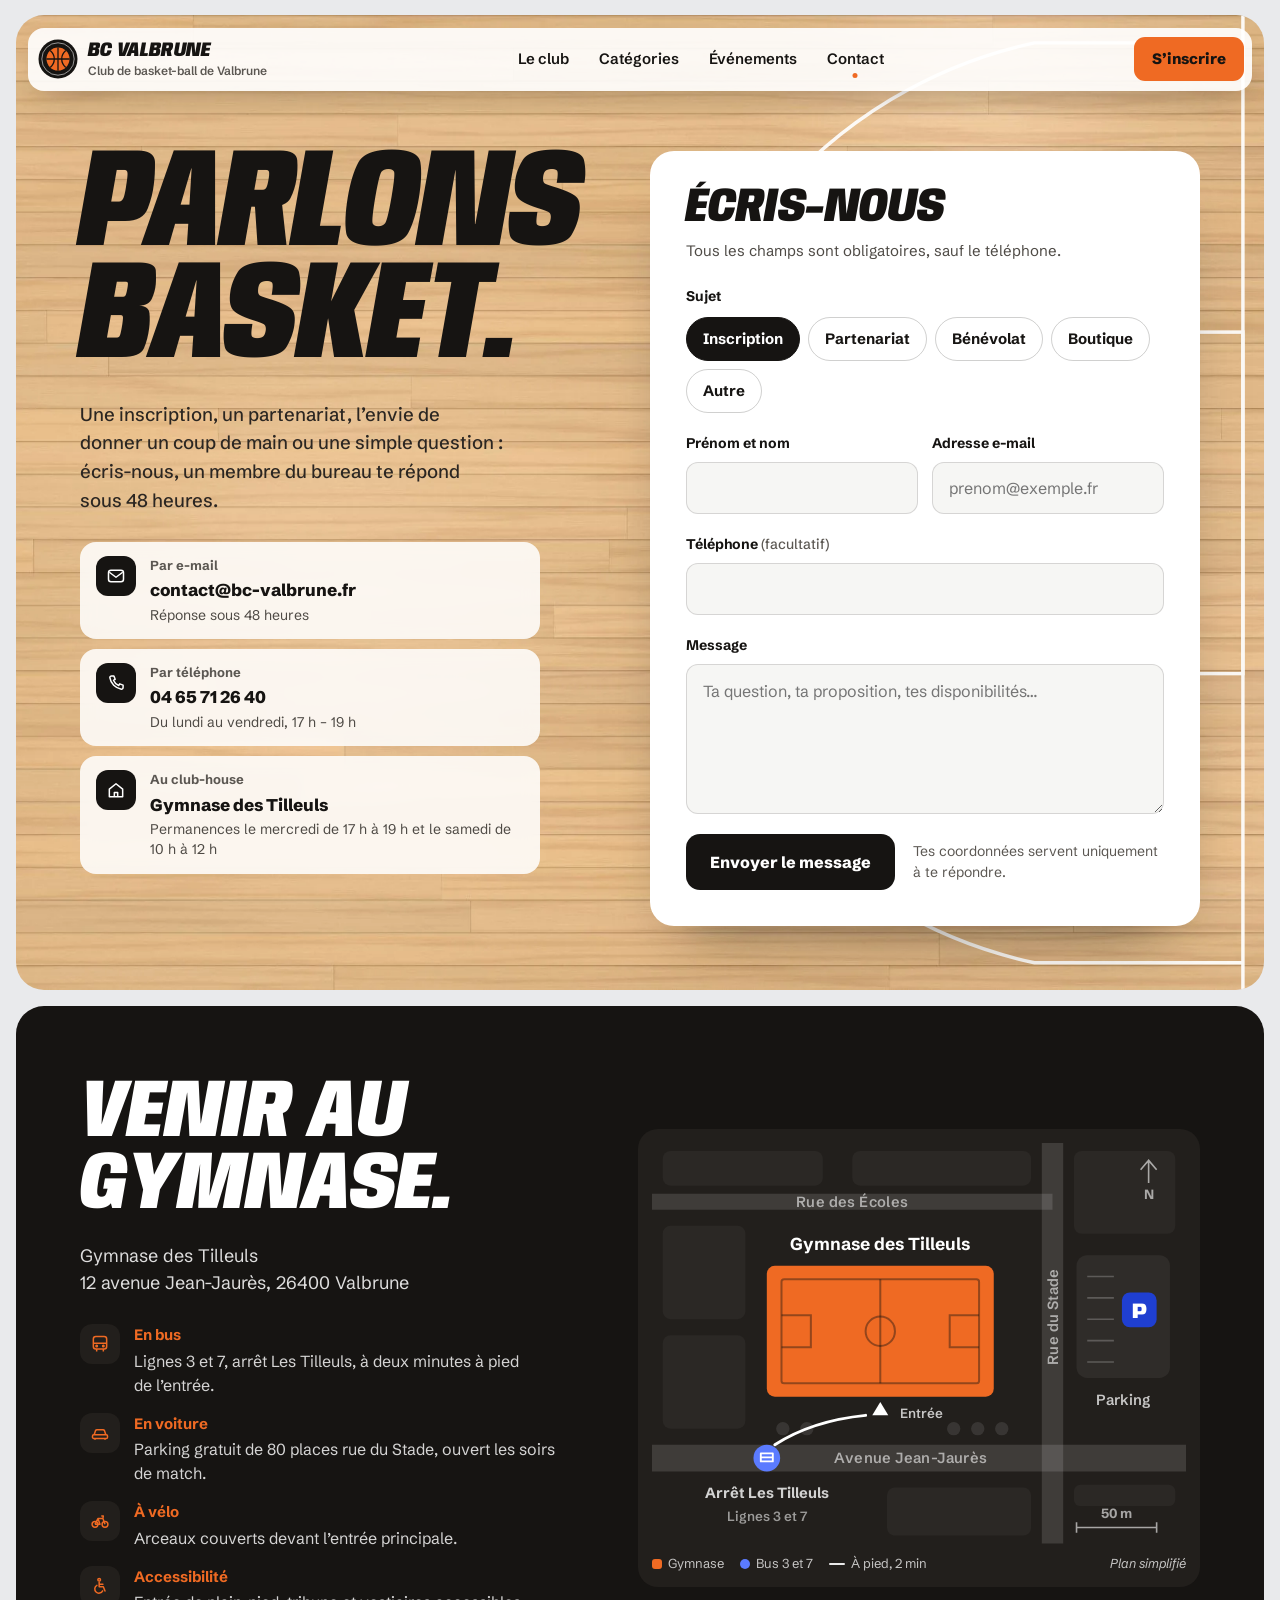
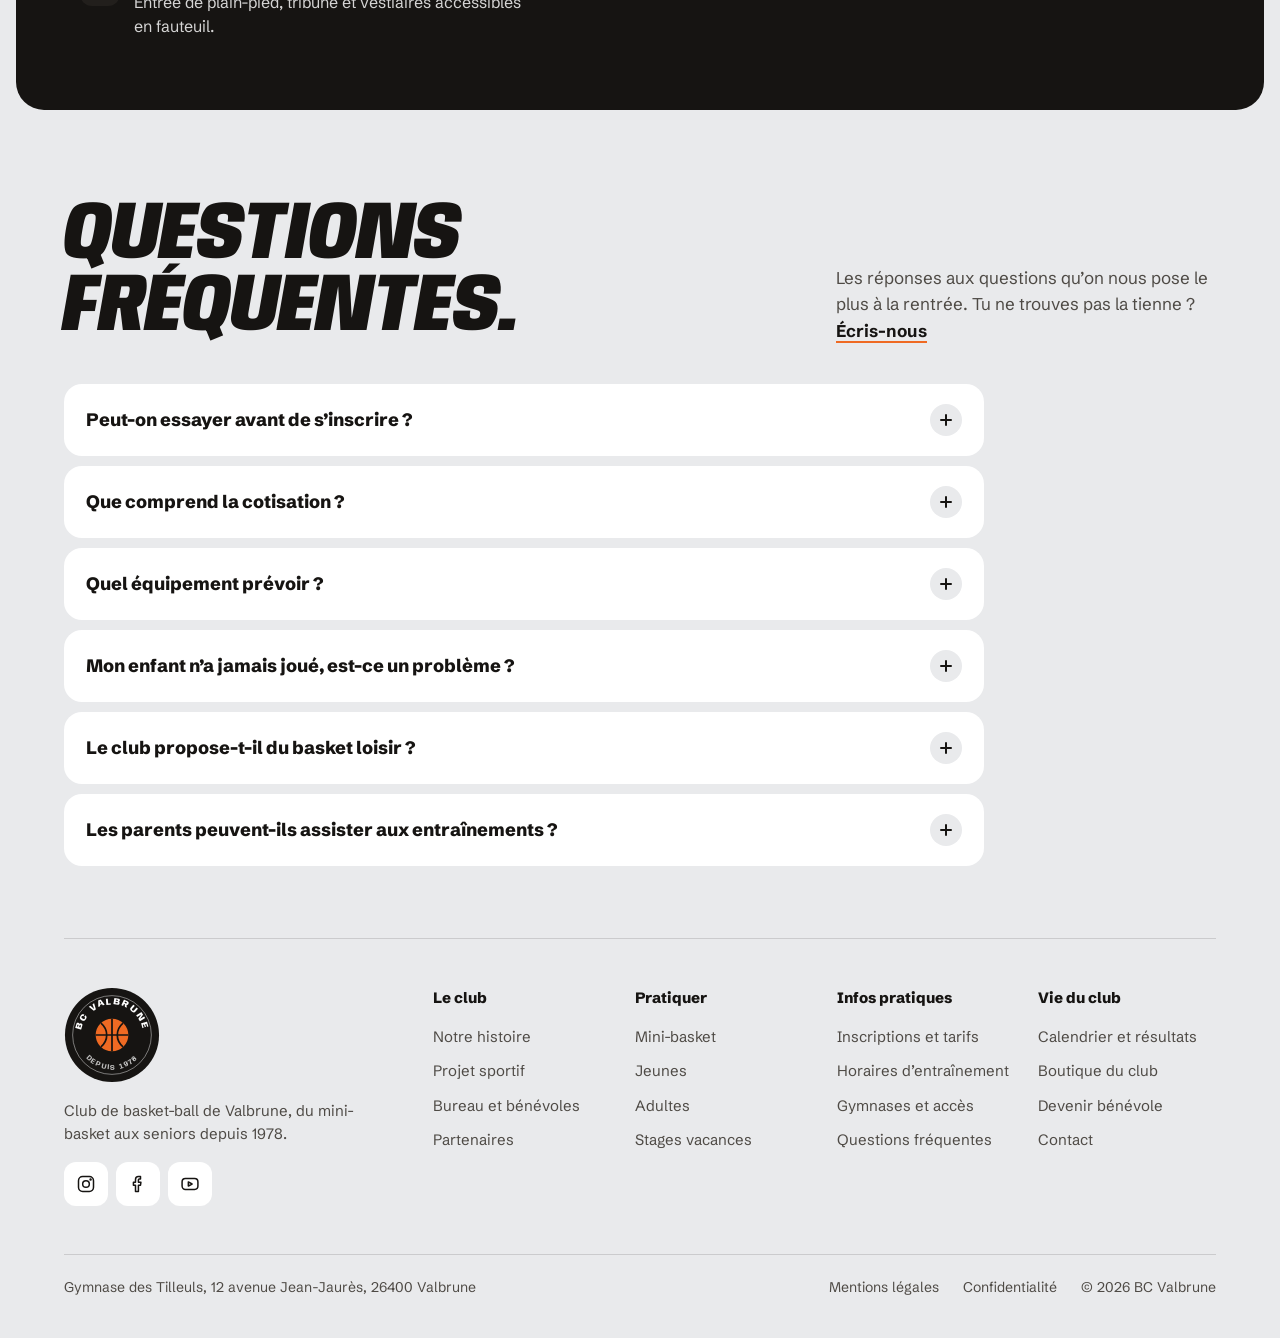
<file: contact.html>
<!DOCTYPE html>
<html lang="fr">
<head>
<meta charset="utf-8">
<meta name="viewport" content="width=device-width, initial-scale=1">
<title>Contact — BC Valbrune</title>
<meta name="description" content="Écrire au BC Valbrune, venir au gymnase des Tilleuls et trouver les réponses aux questions fréquentes sur les inscriptions.">
<meta name="theme-color" content="#E9EAEC">
<meta property="og:type" content="website">
<meta property="og:locale" content="fr_FR">
<meta property="og:title" content="Contact — BC Valbrune">
<meta property="og:description" content="Inscriptions, partenariats, bénévolat : écris au club, un membre du bureau te répond sous 48 heures.">
<link rel="icon" href="assets/img/favicon.svg" type="image/svg+xml">
<link rel="preconnect" href="https://fonts.googleapis.com">
<link rel="preconnect" href="https://fonts.gstatic.com" crossorigin>
<link rel="stylesheet" href="https://fonts.googleapis.com/css2?family=Anybody:ital,wdth,wght@0,50..150,100..900;1,50..150,100..900&amp;family=Schibsted+Grotesk:ital,wght@0,400..900;1,400..900&amp;display=swap">
<link rel="preload" href="assets/img/parquet.webp" as="image" type="image/webp">
<script>document.documentElement.classList.add('js');</script>
<link rel="stylesheet" href="assets/css/styles.css">
<script src="assets/js/main.js" defer></script>
</head>
<body>
<div class="site">

<a class="skip-link" href="#contenu">Aller au contenu</a>

<header class="header">
  <nav class="nav" aria-label="Navigation principale">
    <a class="logo" href="index.html" aria-label="BC Valbrune, retour à l’accueil">
      <svg width="40" height="40" viewBox="0 0 40 40" aria-hidden="true"><circle cx="20" cy="20" r="19.5" fill="#161412"/><circle cx="20" cy="20" r="16.2" fill="none" stroke="#FFFFFF" stroke-opacity="0.55" stroke-width="1"/><circle class="fill-accent" cx="20" cy="20" r="11.5"/><path d="M20 8.5v23M8.5 20h23M12.2 11.6c2.7 2.3 4.1 5 4.1 8.4s-1.4 6.1-4.1 8.4M27.8 11.6c-2.7 2.3-4.1 5-4.1 8.4s1.4 6.1 4.1 8.4" fill="none" stroke="#161412" stroke-width="1.3"/></svg>
      <span class="logo-text">
        <span class="logo-name">BC Valbrune</span>
        <span class="logo-sub">Club de basket-ball de Valbrune</span>
      </span>
    </a>
    <div class="nav-links">
      <a href="index.html#club">Le club</a>
      <a href="index.html#categories">Catégories</a>
      <a href="evenements.html">Événements</a>
      <a href="contact.html" aria-current="page">Contact</a>
    </div>
    <div class="nav-actions">
      <a class="btn btn-nav" href="index.html#inscription">S’inscrire</a>
      <button class="menu-btn" type="button" aria-label="Menu" aria-expanded="false" aria-controls="menu-mobile">
        <svg class="menu-icon menu-icon-open" width="20" height="20" viewBox="0 0 20 20" aria-hidden="true"><path d="M3 6h14M3 10h14M3 14h9" fill="none" stroke="currentColor" stroke-width="2" stroke-linecap="round"/></svg>
        <svg class="menu-icon menu-icon-close" width="20" height="20" viewBox="0 0 20 20" aria-hidden="true"><path d="M5 5l10 10M15 5L5 15" fill="none" stroke="currentColor" stroke-width="2" stroke-linecap="round"/></svg>
      </button>
    </div>
  </nav>
  <nav class="menu-panel" id="menu-mobile" aria-label="Menu" hidden>
    <a href="index.html#club">Le club</a>
    <a href="index.html#categories">Catégories</a>
    <a href="evenements.html">Événements</a>
    <a href="contact.html" aria-current="page">Contact</a>
  </nav>
</header>

<main id="contenu">

<!-- ========== Écrire au club ========== -->
<section id="top" class="contact-hero">
  <svg class="court" data-parallax-hero="0.12" aria-hidden="true" viewBox="-12 -7 12.3 14" preserveAspectRatio="xMaxYMid slice">
    <g fill="none" stroke="#FFFFFF" stroke-width="0.05" opacity="0.92">
      <rect x="-5.8" y="-2.45" width="5.8" height="4.9"/>
      <path d="M0 -7V7"/>
      <path d="M-5.8 -1.8A1.8 1.8 0 0 0 -5.8 1.8"/>
      <path d="M-5.8 -1.8A1.8 1.8 0 0 1 -5.8 1.8" stroke-dasharray="0.3 0.22"/>
      <path d="M0 -6.6H-2.99A6.75 6.75 0 0 0 -2.99 6.6H0"/>
      <path d="M-1.2 -1.25H-1.575A1.25 1.25 0 0 0 -1.575 1.25H-1.2"/>
      <path d="M-1.2 -0.9V0.9" stroke-width="0.08"/>
    </g>
    <circle class="stroke-accent" cx="-1.575" cy="0" r="0.23" fill="none" stroke-width="0.06"/>
  </svg>

  <div class="contact-hero-inner">
    <div class="contact-intro">
      <h1 class="contact-title display">
        <span>Parlons</span>
        <span>basket.</span>
      </h1>
      <p class="contact-lead">Une inscription, un partenariat, l’envie de donner un coup de main ou une simple question&nbsp;: écris-nous, un membre du bureau te répond sous 48&nbsp;heures.</p>
      <ul class="contact-methods">
        <li>
          <span class="method-icon" aria-hidden="true"><svg width="20" height="20" viewBox="0 0 24 24" fill="none" stroke="currentColor" stroke-width="1.8" stroke-linejoin="round"><rect x="3" y="5" width="18" height="14" rx="3"/><path d="M4 7.5l8 6 8-6"/></svg></span>
          <div>
            <p class="method-label">Par e-mail</p>
            <a class="method-value" href="mailto:contact@bc-valbrune.fr">contact@bc-valbrune.fr</a>
            <p class="method-note">Réponse sous 48&nbsp;heures</p>
          </div>
        </li>
        <li>
          <span class="method-icon" aria-hidden="true"><svg width="20" height="20" viewBox="0 0 24 24" fill="none" stroke="currentColor" stroke-width="1.8" stroke-linejoin="round"><path d="M6.6 3.5h2.9l1.5 4-2 1.3a11 11 0 0 0 6.2 6.2l1.3-2 4 1.5v2.9a2 2 0 0 1-2.1 2A16.5 16.5 0 0 1 4.6 5.6a2 2 0 0 1 2-2.1z"/></svg></span>
          <div>
            <p class="method-label">Par téléphone</p>
            <a class="method-value" href="tel:+33465712640">04&nbsp;65&nbsp;71&nbsp;26&nbsp;40</a>
            <p class="method-note">Du lundi au vendredi, 17&nbsp;h – 19&nbsp;h</p>
          </div>
        </li>
        <li>
          <span class="method-icon" aria-hidden="true"><svg width="20" height="20" viewBox="0 0 24 24" fill="none" stroke="currentColor" stroke-width="1.8" stroke-linejoin="round"><path d="M4 11l8-6.5 8 6.5v9H4z"/><path d="M10 20v-5h4v5"/></svg></span>
          <div>
            <p class="method-label">Au club-house</p>
            <p class="method-value">Gymnase des Tilleuls</p>
            <p class="method-note">Permanences le mercredi de 17&nbsp;h à 19&nbsp;h et le samedi de 10&nbsp;h à 12&nbsp;h</p>
          </div>
        </li>
      </ul>
    </div>

    <div class="contact-card" id="formulaire">
      <h2 class="contact-card-title display">Écris-nous</h2>
      <p class="contact-card-lead">Tous les champs sont obligatoires, sauf le téléphone.</p>

      <!-- Pour recevoir les messages, ajoutez action="https://…" avec l’adresse de votre service de formulaire (voir README). -->
      <form class="contact-form" id="form-contact" method="post" novalidate>
        <fieldset>
          <legend>Sujet</legend>
          <div class="chips chips--light">
            <label class="chip"><input type="radio" name="sujet" value="inscription" checked><span>Inscription</span></label>
            <label class="chip"><input type="radio" name="sujet" value="partenariat"><span>Partenariat</span></label>
            <label class="chip"><input type="radio" name="sujet" value="benevolat"><span>Bénévolat</span></label>
            <label class="chip"><input type="radio" name="sujet" value="boutique"><span>Boutique</span></label>
            <label class="chip"><input type="radio" name="sujet" value="autre"><span>Autre</span></label>
          </div>
        </fieldset>
        <div class="field-grid">
          <div class="field">
            <label for="contact-nom">Prénom et nom</label>
            <input class="input" id="contact-nom" name="nom" type="text" autocomplete="name" required aria-describedby="erreur-nom" data-error="erreur-nom">
            <p class="field-error" id="erreur-nom" role="alert" hidden></p>
          </div>
          <div class="field">
            <label for="contact-email">Adresse e-mail</label>
            <input class="input" id="contact-email" name="email" type="email" autocomplete="email" placeholder="prenom@exemple.fr" required aria-describedby="erreur-email" data-error="erreur-email">
            <p class="field-error" id="erreur-email" role="alert" hidden></p>
          </div>
        </div>
        <div class="field">
          <label for="contact-telephone">Téléphone <span class="optional">(facultatif)</span></label>
          <input class="input" id="contact-telephone" name="telephone" type="tel" autocomplete="tel">
        </div>
        <div class="field">
          <label for="contact-message">Message</label>
          <textarea class="input" id="contact-message" name="message" rows="5" placeholder="Ta question, ta proposition, tes disponibilités…" required aria-describedby="erreur-message" data-error="erreur-message"></textarea>
          <p class="field-error" id="erreur-message" role="alert" hidden></p>
        </div>
        <div class="contact-actions">
          <button class="btn btn-submit" type="submit">Envoyer le message</button>
          <p class="contact-note">Tes coordonnées servent uniquement à te répondre.</p>
        </div>
        <p class="field-error" role="alert" data-form-error hidden></p>
      </form>

      <div role="status">
        <div class="join-success contact-success" id="contact-ok" hidden>
          <svg width="36" height="36" viewBox="0 0 36 36" aria-hidden="true"><circle class="fill-accent" cx="18" cy="18" r="17"/><path d="M11 18.5l4.6 4.6L25.5 13" fill="none" stroke="#161412" stroke-width="3" stroke-linecap="round" stroke-linejoin="round"/></svg>
          <div>
            <p class="join-success-title">Message envoyé</p>
            <p class="join-success-text">Merci <span data-success-name></span>&nbsp;! Un membre du bureau te répond à <span data-success-email></span> sous 48&nbsp;heures.</p>
          </div>
        </div>
      </div>
    </div>
  </div>
</section>

<!-- ========== Venir au gymnase ========== -->
<section id="acces" class="access on-dark">
  <div class="access-grid">
    <div class="access-text" data-reveal>
      <h2 class="access-title display">Venir au gymnase.</h2>
      <address class="access-address">Gymnase des Tilleuls<br>12 avenue Jean-Jaurès, 26400 Valbrune</address>
      <ul class="access-list">
        <li>
          <span class="access-icon" aria-hidden="true"><svg width="20" height="20" viewBox="0 0 24 24" fill="none" stroke="currentColor" stroke-width="1.8" stroke-linejoin="round"><rect x="4" y="3" width="16" height="15" rx="3"/><path d="M4 11h16M8 18v3M16 18v3"/><circle cx="8" cy="14.5" r="0.9" fill="currentColor"/><circle cx="16" cy="14.5" r="0.9" fill="currentColor"/></svg></span>
          <div><h3>En bus</h3><p>Lignes 3 et 7, arrêt Les Tilleuls, à deux minutes à pied de l’entrée.</p></div>
        </li>
        <li>
          <span class="access-icon" aria-hidden="true"><svg width="20" height="20" viewBox="0 0 24 24" fill="none" stroke="currentColor" stroke-width="1.8" stroke-linejoin="round"><path d="M5 14l1.6-4.8A2 2 0 0 1 8.5 8h7a2 2 0 0 1 1.9 1.2L19 14"/><rect x="3" y="14" width="18" height="4.5" rx="1.5"/><path d="M6 18.5V20M18 18.5V20"/></svg></span>
          <div><h3>En voiture</h3><p>Parking gratuit de 80&nbsp;places rue du Stade, ouvert les soirs de match.</p></div>
        </li>
        <li>
          <span class="access-icon" aria-hidden="true"><svg width="20" height="20" viewBox="0 0 24 24" fill="none" stroke="currentColor" stroke-width="1.8" stroke-linejoin="round"><circle cx="6" cy="16" r="3.5"/><circle cx="18" cy="16" r="3.5"/><path d="M6 16l3.5-7h6l2.5 7M9.5 9L12 16h-6M13.5 6h2.5l-0.5 3"/></svg></span>
          <div><h3>À vélo</h3><p>Arceaux couverts devant l’entrée principale.</p></div>
        </li>
        <li>
          <span class="access-icon" aria-hidden="true"><svg width="20" height="20" viewBox="0 0 24 24" fill="none" stroke="currentColor" stroke-width="1.8" stroke-linecap="round" stroke-linejoin="round"><circle cx="11" cy="4.5" r="1.6"/><path d="M11 7.5V13h5l2 5M11 10h4.5M8.3 11.2a5 5 0 1 0 6.9 6.6"/></svg></span>
          <div><h3>Accessibilité</h3><p>Entrée de plain-pied, tribune et vestiaires accessibles en fauteuil.</p></div>
        </li>
      </ul>
    </div>

    <figure class="access-map" data-reveal>
      <svg viewBox="0 0 400 300" role="img" aria-label="Plan d’accès : le gymnase des Tilleuls donne sur l’avenue Jean-Jaurès, l’arrêt de bus Les Tilleuls est à deux minutes à pied, le parking est rue du Stade">
        <g fill="#FFFFFF" fill-opacity="0.04">
          <rect x="8" y="6" width="120" height="26" rx="6"/>
          <rect x="150" y="6" width="134" height="26" rx="6"/>
          <rect x="8" y="62" width="62" height="70" rx="6"/>
          <rect x="8" y="144" width="62" height="70" rx="6"/>
          <rect x="316" y="6" width="76" height="62" rx="6"/>
          <rect x="316" y="256" width="76" height="16" rx="5"/>
          <rect x="176" y="258" width="108" height="36" rx="6"/>
        </g>
        <g stroke="#FFFFFF" stroke-opacity="0.13" stroke-linecap="butt" fill="none">
          <path d="M0 236H400" stroke-width="20"/>
          <path d="M300 0V300" stroke-width="16"/>
          <path d="M0 44H300" stroke-width="12"/>
        </g>
        <g fill="#FFFFFF" fill-opacity="0.1">
          <circle cx="98" cy="214" r="5"/><circle cx="116" cy="214" r="5"/><circle cx="226" cy="214" r="5"/><circle cx="244" cy="214" r="5"/><circle cx="262" cy="214" r="5"/>
        </g>
        <g class="svg-body map-label" fill="#FFFFFF" fill-opacity="0.58" font-size="11" font-weight="600" letter-spacing="0.3">
          <text x="194" y="240" text-anchor="middle">Avenue Jean-Jaurès</text>
          <text x="150" y="48" text-anchor="middle">Rue des Écoles</text>
          <text transform="translate(304 130) rotate(-90)" text-anchor="middle">Rue du Stade</text>
        </g>
        <rect class="fill-accent" x="86" y="92" width="170" height="98" rx="6"/>
        <g fill="none" stroke="#161412" stroke-opacity="0.42" stroke-width="1.5">
          <rect x="97" y="102" width="148" height="78" rx="2"/>
          <path d="M171 102V180"/>
          <circle cx="171" cy="141" r="11"/>
          <path d="M97 129H119V153H97M245 129H223V153H245"/>
        </g>
        <text class="svg-body map-title" x="171" y="80" text-anchor="middle" fill="#FFFFFF" font-size="13" font-weight="700">Gymnase des Tilleuls</text>
        <polygon points="171,194 177,204 165,204" fill="#FFFFFF"/>
        <text class="svg-body map-small" x="186" y="206" fill="#FFFFFF" fill-opacity="0.75" font-size="10" font-weight="600">Entrée</text>
        <rect x="318" y="84" width="70" height="92" rx="8" fill="#FFFFFF" fill-opacity="0.06"/>
        <g stroke="#FFFFFF" stroke-opacity="0.22" stroke-width="1.2">
          <path d="M326 100H346M326 116H346M326 132H346M326 148H346M326 164H346"/>
        </g>
        <rect x="352" y="112" width="26" height="26" rx="6" fill="#1F3FD1"/>
        <text class="svg-display" x="365" y="131" text-anchor="middle" fill="#FFFFFF" font-size="16" font-weight="900">P</text>
        <text class="svg-body map-label" x="353" y="196" text-anchor="middle" fill="#FFFFFF" fill-opacity="0.75" font-size="11" font-weight="600">Parking</text>
        <path class="map-route" d="M92 226Q120 208 160 204" pathLength="1" fill="none" stroke="#FFFFFF" stroke-width="2.2" stroke-linecap="round"/>
        <circle cx="86" cy="236" r="10" fill="#5B7BFF"/>
        <path d="M81.5 232.5h9v6h-9zM81.5 235.5h9" fill="none" stroke="#FFFFFF" stroke-width="1.4" stroke-linejoin="round"/>
        <g class="svg-body" text-anchor="middle" fill="#FFFFFF">
          <text class="map-label" x="86" y="266" fill-opacity="0.8" font-size="11" font-weight="700">Arrêt Les Tilleuls</text>
          <text class="map-small" x="86" y="283" fill-opacity="0.55" font-size="10" font-weight="600">Lignes 3 et 7</text>
        </g>
        <g fill="none" stroke="#FFFFFF" stroke-opacity="0.6" stroke-width="1.2">
          <path d="M318 288H378M318 284V292M378 284V292"/>
          <path d="M372 30V14M366 20L372 13L378 20"/>
        </g>
        <g class="svg-body map-small" fill="#FFFFFF" fill-opacity="0.6" font-size="10" font-weight="700" text-anchor="middle">
          <text x="348" y="281">50 m</text>
          <text x="372" y="42">N</text>
        </g>
      </svg>
      <figcaption class="legend">
        <span class="legend-item"><span class="key-square"></span>Gymnase</span>
        <span class="legend-item"><span class="key-dot key-dot--bus"></span>Bus 3 et 7</span>
        <span class="legend-item"><span class="key-line"></span>À pied, 2&nbsp;min</span>
        <span class="legend-note">Plan simplifié</span>
      </figcaption>
    </figure>
  </div>
</section>

<!-- ========== Questions fréquentes ========== -->
<section id="faq" class="faq">
  <div class="section-head" data-reveal>
    <h2 class="faq-title display">Questions fréquentes.</h2>
    <p class="faq-lead">Les réponses aux questions qu’on nous pose le plus à la rentrée. Tu ne trouves pas la tienne&nbsp;? <a class="inline-link" href="#formulaire">Écris-nous</a></p>
  </div>
  <div class="faq-list" data-reveal-stagger>
    <details class="faq-item" data-reveal>
      <summary>Peut-on essayer avant de s’inscrire&nbsp;?<span class="faq-icon" aria-hidden="true"></span></summary>
      <div class="faq-answer"><p>Oui, deux séances d’essai gratuites dans ta catégorie. Laisse ton e-mail dans le formulaire d’inscription de l’accueil ou passe nous voir pendant une permanence.</p></div>
    </details>
    <details class="faq-item" data-reveal>
      <summary>Que comprend la cotisation&nbsp;?<span class="faq-icon" aria-hidden="true"></span></summary>
      <div class="faq-answer"><p>La licence FFBB, l’assurance, les entraînements de septembre à juin et le prêt du maillot de match. Elle est de 130&nbsp;€ en mini-basket, 160&nbsp;€ chez les jeunes et 190&nbsp;€ chez les adultes, payable en trois fois. Les coupons sport et les aides de la ville sont acceptés.</p></div>
    </details>
    <details class="faq-item" data-reveal>
      <summary>Quel équipement prévoir&nbsp;?<span class="faq-icon" aria-hidden="true"></span></summary>
      <div class="faq-answer"><p>Une tenue de sport, des chaussures réservées à la salle et une gourde. Le club prête les maillots de match&nbsp;; les tenues d’entraînement aux couleurs du club sont en vente au club-house.</p></div>
    </details>
    <details class="faq-item" data-reveal>
      <summary>Mon enfant n’a jamais joué, est-ce un problème&nbsp;?<span class="faq-icon" aria-hidden="true"></span></summary>
      <div class="faq-answer"><p>Pas du tout. En mini-basket, les groupes sont faits par âge et on apprend en jouant. Les coachs adaptent les exercices au niveau de chacun.</p></div>
    </details>
    <details class="faq-item" data-reveal>
      <summary>Le club propose-t-il du basket loisir&nbsp;?<span class="faq-icon" aria-hidden="true"></span></summary>
      <div class="faq-answer"><p>Oui. Chez les adultes, le lundi est réservé aux équipes de championnat et le vendredi au groupe loisir, sans compétition, de 20&nbsp;h à 22&nbsp;h.</p></div>
    </details>
    <details class="faq-item" data-reveal>
      <summary>Les parents peuvent-ils assister aux entraînements&nbsp;?<span class="faq-icon" aria-hidden="true"></span></summary>
      <div class="faq-answer"><p>Oui, depuis la tribune. On compte aussi sur vous pour les déplacements et la buvette les soirs de match&nbsp;: toute aide est la bienvenue.</p></div>
    </details>
  </div>
</section>

</main>

<!-- ========== Pied de page ========== -->
<footer class="footer">
  <div class="footer-top">
    <div class="footer-brand">
      <svg width="96" height="96" viewBox="0 0 100 100" aria-hidden="true">
        <defs><path id="crest-top" d="M18 50A32 32 0 0 1 82 50"/><path id="crest-bottom" d="M14 50A36 36 0 0 0 86 50"/></defs>
        <circle cx="50" cy="50" r="49" fill="#161412"/>
        <circle cx="50" cy="50" r="41" fill="none" stroke="#FFFFFF" stroke-opacity="0.45" stroke-width="1"/>
        <text class="svg-display crest-name" fill="#FFFFFF" font-size="9.5" font-weight="800" letter-spacing="1.6"><textPath href="#crest-top" startOffset="50%" text-anchor="middle">BC VALBRUNE</textPath></text>
        <text class="svg-display" fill="#FFFFFF" fill-opacity="0.72" font-size="7.5" font-weight="700" letter-spacing="1.4"><textPath href="#crest-bottom" startOffset="50%" text-anchor="middle">DEPUIS 1978</textPath></text>
        <circle class="fill-accent" cx="50" cy="50" r="17"/>
        <path d="M50 33v34M33 50h34M38.5 37.7c4 3.4 6 7.4 6 12.3s-2 8.9-6 12.3M61.5 37.7c-4 3.4-6 7.4-6 12.3s2 8.9 6 12.3" fill="none" stroke="#161412" stroke-width="1.8"/>
      </svg>
      <p>Club de basket-ball de Valbrune, du mini-basket aux seniors depuis 1978.</p>
      <div class="socials">
        <a href="https://www.instagram.com/bcvalbrune" aria-label="Instagram"><svg width="20" height="20" viewBox="0 0 24 24" aria-hidden="true" fill="none" stroke="currentColor" stroke-width="1.8"><rect x="3" y="3" width="18" height="18" rx="5"/><circle cx="12" cy="12" r="4"/><circle cx="17.5" cy="6.5" r="0.6" fill="currentColor"/></svg></a>
        <a href="https://www.facebook.com/bcvalbrune" aria-label="Facebook"><svg width="20" height="20" viewBox="0 0 24 24" aria-hidden="true" fill="none" stroke="currentColor" stroke-width="1.8" stroke-linejoin="round"><path d="M15 3h-2.5A3.5 3.5 0 0 0 9 6.5V10H6.5v3.5H9V21h3.5v-7.5H15l.5-3.5h-3V7a1 1 0 0 1 1-1H15z"/></svg></a>
        <a href="https://www.youtube.com/@bcvalbrune" aria-label="YouTube"><svg width="20" height="20" viewBox="0 0 24 24" aria-hidden="true" fill="none" stroke="currentColor" stroke-width="1.8" stroke-linejoin="round"><rect x="2.5" y="5.5" width="19" height="13" rx="4"/><path d="M10 9.5v5l4.5-2.5z"/></svg></a>
      </div>
    </div>
    <nav class="footer-nav" aria-label="Pied de page">
      <div>
        <h2>Le club</h2>
        <ul>
          <li><a href="index.html#club">Notre histoire</a></li>
          <li><a href="index.html#club">Projet sportif</a></li>
          <li><a href="index.html#club">Bureau et bénévoles</a></li>
          <li><a href="index.html#partenaires">Partenaires</a></li>
        </ul>
      </div>
      <div>
        <h2>Pratiquer</h2>
        <ul>
          <li><a href="index.html#categories">Mini-basket</a></li>
          <li><a href="index.html#categories">Jeunes</a></li>
          <li><a href="index.html#categories">Adultes</a></li>
          <li><a href="evenements.html#stages">Stages vacances</a></li>
        </ul>
      </div>
      <div>
        <h2>Infos pratiques</h2>
        <ul>
          <li><a href="index.html#inscription">Inscriptions et tarifs</a></li>
          <li><a href="index.html#categories">Horaires d’entraînement</a></li>
          <li><a href="#acces">Gymnases et accès</a></li>
          <li><a href="#faq">Questions fréquentes</a></li>
        </ul>
      </div>
      <div>
        <h2>Vie du club</h2>
        <ul>
          <li><a href="evenements.html">Calendrier et résultats</a></li>
          <li><a href="#boutique">Boutique du club</a></li>
          <li><a href="#benevolat">Devenir bénévole</a></li>
          <li><a href="#formulaire">Contact</a></li>
        </ul>
      </div>
    </nav>
  </div>
  <div class="footer-bottom">
    <p>Gymnase des Tilleuls, 12 avenue Jean-Jaurès, 26400 Valbrune</p>
    <div class="footer-legal">
      <a href="#top">Mentions légales</a>
      <a href="#top">Confidentialité</a>
      <span>© 2026 BC Valbrune</span>
    </div>
  </div>
</footer>

</div>
</body>
</html>
</file>
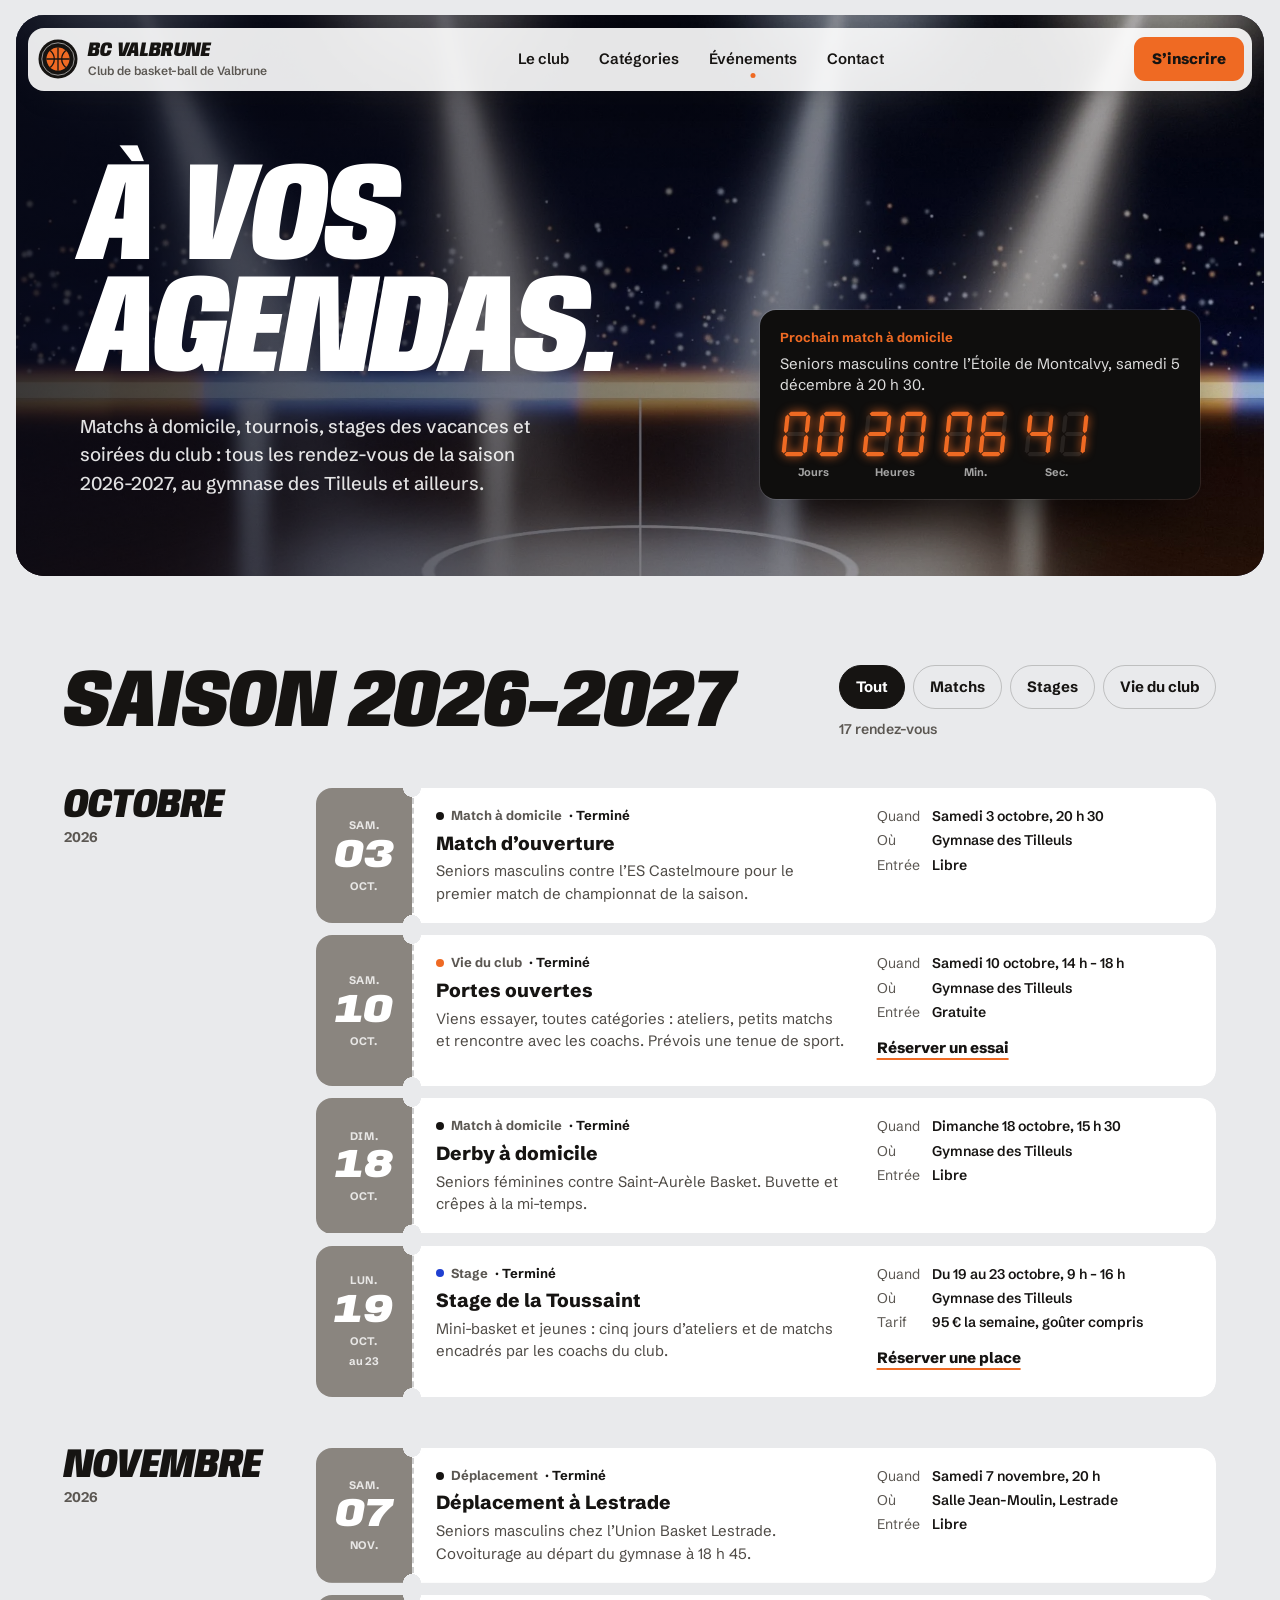
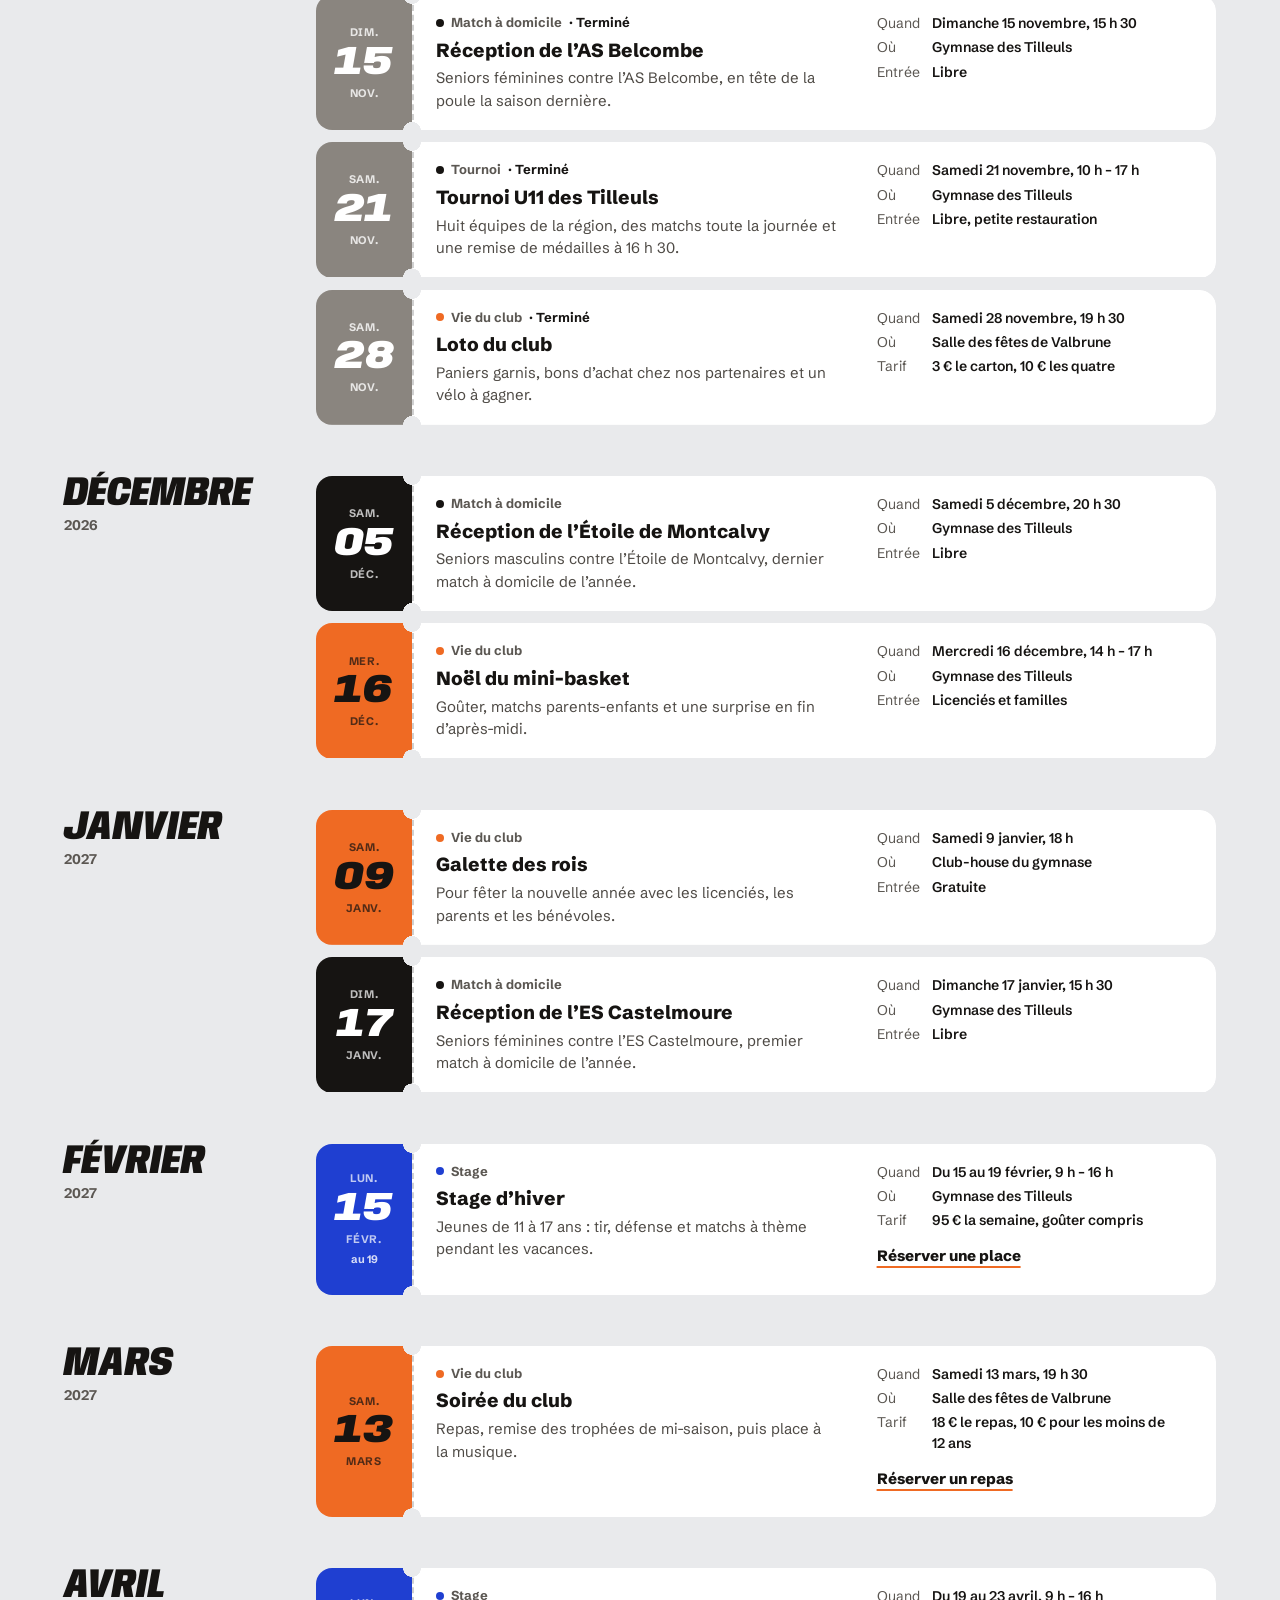
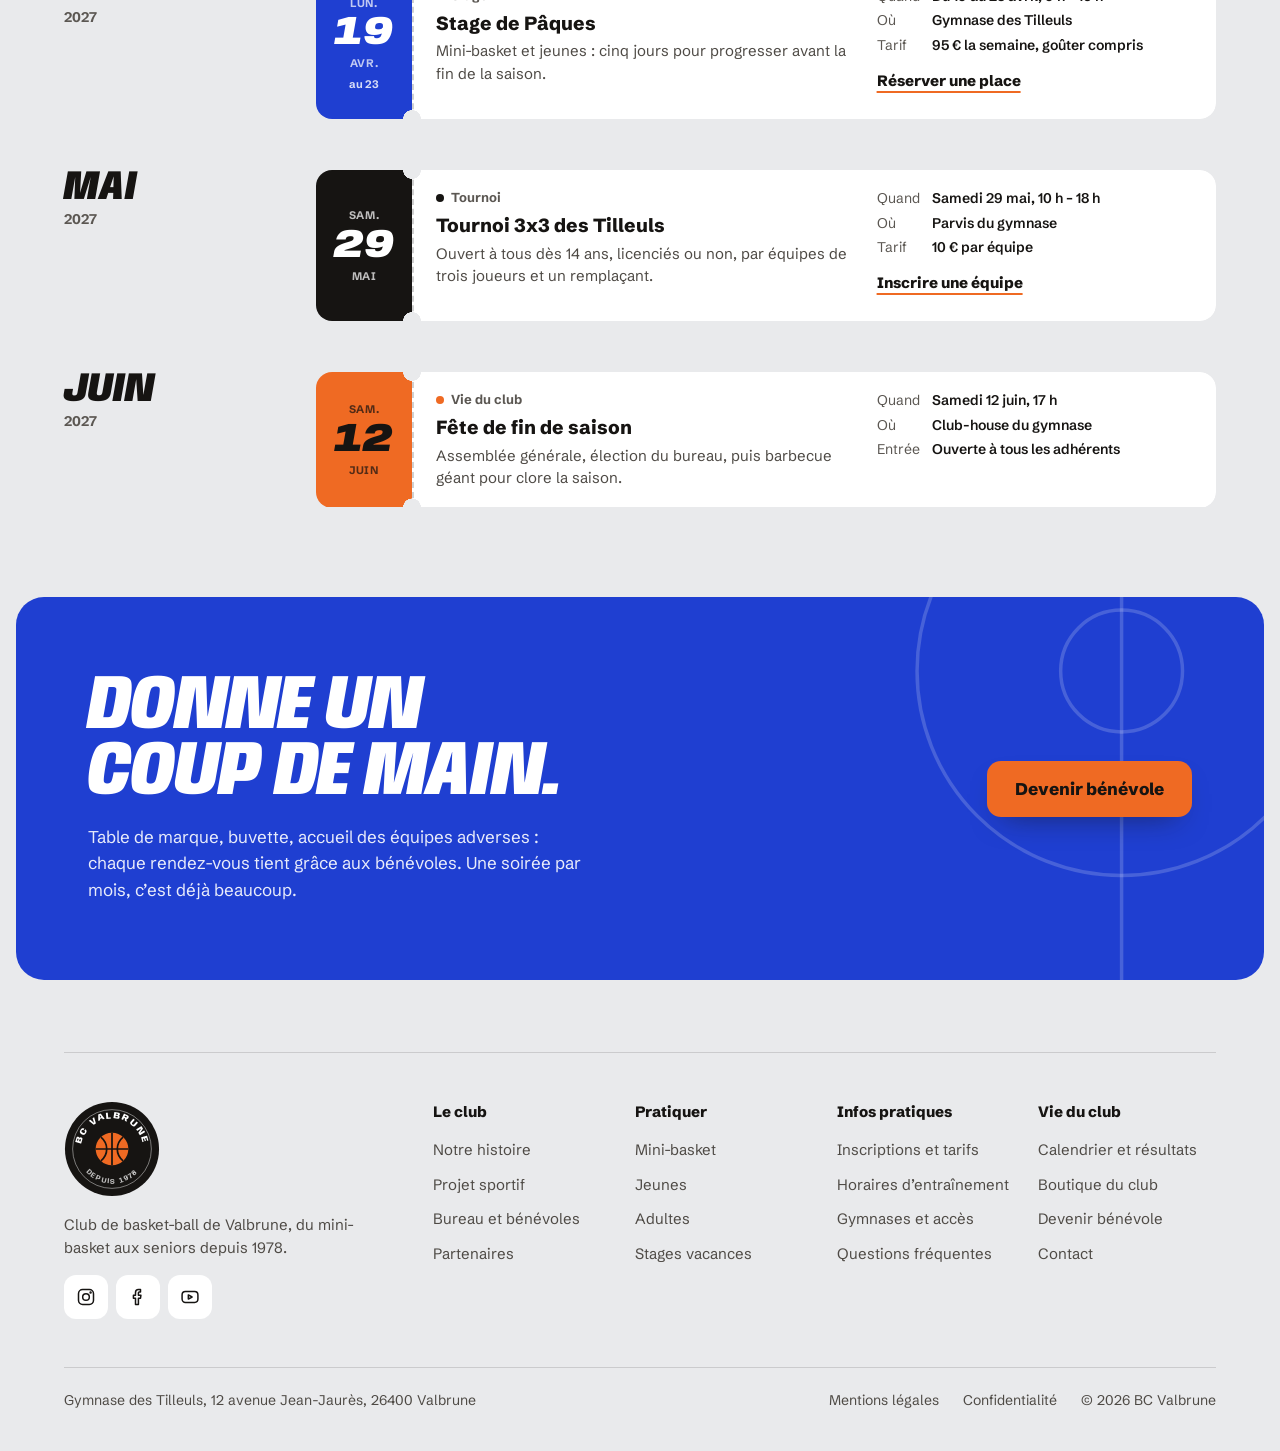
<file: evenements.html>
<!DOCTYPE html>
<html lang="fr">
<head>
<meta charset="utf-8">
<meta name="viewport" content="width=device-width, initial-scale=1">
<title>Événements — BC Valbrune</title>
<meta name="description" content="Le calendrier 2026-2027 du BC Valbrune : matchs à domicile, déplacements, tournois, stages des vacances et soirées du club.">
<meta name="theme-color" content="#E9EAEC">
<meta property="og:type" content="website">
<meta property="og:locale" content="fr_FR">
<meta property="og:title" content="Événements — BC Valbrune">
<meta property="og:description" content="Matchs, tournois, stages et soirées : tous les rendez-vous de la saison 2026-2027.">
<link rel="icon" href="assets/img/favicon.svg" type="image/svg+xml">
<link rel="preconnect" href="https://fonts.googleapis.com">
<link rel="preconnect" href="https://fonts.gstatic.com" crossorigin>
<link rel="stylesheet" href="https://fonts.googleapis.com/css2?family=Anybody:ital,wdth,wght@0,50..150,100..900;1,50..150,100..900&amp;family=Schibsted+Grotesk:ital,wght@0,400..900;1,400..900&amp;display=swap">
<link rel="preload" href="assets/img/arena.webp" as="image" type="image/webp">
<script>document.documentElement.classList.add('js');</script>
<link rel="stylesheet" href="assets/css/styles.css">
<script src="assets/js/main.js" defer></script>
</head>
<body>
<div class="site">

<a class="skip-link" href="#contenu">Aller au contenu</a>

<header class="header">
  <nav class="nav" aria-label="Navigation principale">
    <a class="logo" href="index.html" aria-label="BC Valbrune, retour à l’accueil">
      <svg width="40" height="40" viewBox="0 0 40 40" aria-hidden="true"><circle cx="20" cy="20" r="19.5" fill="#161412"/><circle cx="20" cy="20" r="16.2" fill="none" stroke="#FFFFFF" stroke-opacity="0.55" stroke-width="1"/><circle class="fill-accent" cx="20" cy="20" r="11.5"/><path d="M20 8.5v23M8.5 20h23M12.2 11.6c2.7 2.3 4.1 5 4.1 8.4s-1.4 6.1-4.1 8.4M27.8 11.6c-2.7 2.3-4.1 5-4.1 8.4s1.4 6.1 4.1 8.4" fill="none" stroke="#161412" stroke-width="1.3"/></svg>
      <span class="logo-text">
        <span class="logo-name">BC Valbrune</span>
        <span class="logo-sub">Club de basket-ball de Valbrune</span>
      </span>
    </a>
    <div class="nav-links">
      <a href="index.html#club">Le club</a>
      <a href="index.html#categories">Catégories</a>
      <a href="evenements.html" aria-current="page">Événements</a>
      <a href="contact.html">Contact</a>
    </div>
    <div class="nav-actions">
      <a class="btn btn-nav" href="index.html#inscription">S’inscrire</a>
      <button class="menu-btn" type="button" aria-label="Menu" aria-expanded="false" aria-controls="menu-mobile">
        <svg class="menu-icon menu-icon-open" width="20" height="20" viewBox="0 0 20 20" aria-hidden="true"><path d="M3 6h14M3 10h14M3 14h9" fill="none" stroke="currentColor" stroke-width="2" stroke-linecap="round"/></svg>
        <svg class="menu-icon menu-icon-close" width="20" height="20" viewBox="0 0 20 20" aria-hidden="true"><path d="M5 5l10 10M15 5L5 15" fill="none" stroke="currentColor" stroke-width="2" stroke-linecap="round"/></svg>
      </button>
    </div>
  </nav>
  <nav class="menu-panel" id="menu-mobile" aria-label="Menu" hidden>
    <a href="index.html#club">Le club</a>
    <a href="index.html#categories">Catégories</a>
    <a href="evenements.html" aria-current="page">Événements</a>
    <a href="contact.html">Contact</a>
  </nav>
</header>

<main id="contenu">

<!-- ========== En-tête : la salle et le tableau d’affichage ========== -->
<section id="top" class="events-hero on-dark">
  <div class="events-hero-bg" data-parallax-hero="0.12" aria-hidden="true"></div>
  <div class="events-hero-inner">
    <div class="events-intro">
      <h1 class="events-title display">
        <span>À vos</span>
        <span>agendas.</span>
      </h1>
      <p class="events-lead">Matchs à domicile, tournois, stages des vacances et soirées du club&nbsp;: tous les rendez-vous de la saison 2026-2027, au gymnase des Tilleuls et ailleurs.</p>
    </div>

    <!-- Affiché par main.js tant qu’un match à domicile (li[data-match-label]) est à venir -->
    <div class="next-match" id="prochain-match" hidden>
      <div class="next-match-info">
        <p class="next-match-kicker">Prochain match à domicile</p>
        <p class="next-match-label" data-next-label></p>
        <p class="sr-only" data-countdown-text></p>
      </div>
      <div class="clock" aria-hidden="true" data-clock></div>
    </div>
  </div>
</section>

<!-- ========== Calendrier de la saison ========== -->
<section id="calendrier" class="calendar" aria-labelledby="calendar-title">
  <div class="calendar-head" data-reveal>
    <h2 id="calendar-title" class="calendar-title display">Saison 2026-2027</h2>
    <div class="calendar-tools">
      <fieldset class="events-filter" id="filtre-evenements">
        <legend class="sr-only">Afficher</legend>
        <div class="chips chips--light">
          <label class="chip"><input type="radio" name="filtre" value="tout" checked><span>Tout</span></label>
          <label class="chip"><input type="radio" name="filtre" value="matchs"><span>Matchs</span></label>
          <label class="chip"><input type="radio" name="filtre" value="stages"><span>Stages</span></label>
          <label class="chip"><input type="radio" name="filtre" value="club"><span>Vie du club</span></label>
        </div>
      </fieldset>
      <p class="events-count" id="evenements-compte" aria-live="polite">17 rendez-vous</p>
    </div>
  </div>

  <div class="months">

    <section class="month" aria-labelledby="mois-2026-10">
      <h3 class="month-title display" id="mois-2026-10">Octobre <small>2026</small></h3>
      <ol class="event-list" data-reveal-stagger>
        <li class="event event--matchs" data-type="matchs" data-match-label="Seniors masculins contre l’ES Castelmoure, samedi 3 octobre à 20&nbsp;h&nbsp;30." data-reveal>
          <div class="event-date" aria-hidden="true"><span class="event-weekday">Sam.</span><span class="event-day">03</span><span class="event-month">Oct.</span></div>
          <div class="event-body">
            <div class="event-main">
              <p class="event-tag">Match à domicile</p>
              <h4 class="event-title">Match d’ouverture</h4>
              <p class="event-desc">Seniors masculins contre l’ES Castelmoure pour le premier match de championnat de la saison.</p>
            </div>
            <div class="event-side">
              <dl class="event-facts">
                <dt>Quand</dt><dd><time datetime="2026-10-03T20:30+02:00">Samedi 3 octobre, 20&nbsp;h&nbsp;30</time></dd>
                <dt>Où</dt><dd>Gymnase des Tilleuls</dd>
                <dt>Entrée</dt><dd>Libre</dd>
              </dl>
            </div>
          </div>
        </li>
        <li class="event event--club" data-type="club" data-end="2026-10-10T18:00+02:00" data-reveal>
          <div class="event-date" aria-hidden="true"><span class="event-weekday">Sam.</span><span class="event-day">10</span><span class="event-month">Oct.</span></div>
          <div class="event-body">
            <div class="event-main">
              <p class="event-tag">Vie du club</p>
              <h4 class="event-title">Portes ouvertes</h4>
              <p class="event-desc">Viens essayer, toutes catégories&nbsp;: ateliers, petits matchs et rencontre avec les coachs. Prévois une tenue de sport.</p>
            </div>
            <div class="event-side">
              <dl class="event-facts">
                <dt>Quand</dt><dd><time datetime="2026-10-10T14:00+02:00">Samedi 10 octobre, 14&nbsp;h – 18&nbsp;h</time></dd>
                <dt>Où</dt><dd>Gymnase des Tilleuls</dd>
                <dt>Entrée</dt><dd>Gratuite</dd>
              </dl>
              <a class="tlink" href="index.html#inscription">Réserver un essai</a>
            </div>
          </div>
        </li>
        <li class="event event--matchs" data-type="matchs" data-match-label="Seniors féminines contre Saint-Aurèle Basket, dimanche 18 octobre à 15&nbsp;h&nbsp;30." data-reveal>
          <div class="event-date" aria-hidden="true"><span class="event-weekday">Dim.</span><span class="event-day">18</span><span class="event-month">Oct.</span></div>
          <div class="event-body">
            <div class="event-main">
              <p class="event-tag">Match à domicile</p>
              <h4 class="event-title">Derby à domicile</h4>
              <p class="event-desc">Seniors féminines contre Saint-Aurèle Basket. Buvette et crêpes à la mi-temps.</p>
            </div>
            <div class="event-side">
              <dl class="event-facts">
                <dt>Quand</dt><dd><time datetime="2026-10-18T15:30+02:00">Dimanche 18 octobre, 15&nbsp;h&nbsp;30</time></dd>
                <dt>Où</dt><dd>Gymnase des Tilleuls</dd>
                <dt>Entrée</dt><dd>Libre</dd>
              </dl>
            </div>
          </div>
        </li>
        <li class="event event--stages" data-type="stages" data-end="2026-10-23T16:00+02:00" data-reveal>
          <div class="event-date" aria-hidden="true"><span class="event-weekday">Lun.</span><span class="event-day">19</span><span class="event-month">Oct.</span><span class="event-range">au 23</span></div>
          <div class="event-body">
            <div class="event-main">
              <p class="event-tag">Stage</p>
              <h4 class="event-title">Stage de la Toussaint</h4>
              <p class="event-desc">Mini-basket et jeunes&nbsp;: cinq jours d’ateliers et de matchs encadrés par les coachs du club.</p>
            </div>
            <div class="event-side">
              <dl class="event-facts">
                <dt>Quand</dt><dd><time datetime="2026-10-19T09:00+02:00">Du 19 au 23 octobre, 9&nbsp;h – 16&nbsp;h</time></dd>
                <dt>Où</dt><dd>Gymnase des Tilleuls</dd>
                <dt>Tarif</dt><dd>95&nbsp;€ la semaine, goûter compris</dd>
              </dl>
              <a class="tlink" href="contact.html#inscription">Réserver une place</a>
            </div>
          </div>
        </li>
      </ol>
    </section>

    <section class="month" aria-labelledby="mois-2026-11">
      <h3 class="month-title display" id="mois-2026-11">Novembre <small>2026</small></h3>
      <ol class="event-list" data-reveal-stagger>
        <li class="event event--matchs" data-type="matchs" data-reveal>
          <div class="event-date" aria-hidden="true"><span class="event-weekday">Sam.</span><span class="event-day">07</span><span class="event-month">Nov.</span></div>
          <div class="event-body">
            <div class="event-main">
              <p class="event-tag">Déplacement</p>
              <h4 class="event-title">Déplacement à Lestrade</h4>
              <p class="event-desc">Seniors masculins chez l’Union Basket Lestrade. Covoiturage au départ du gymnase à 18&nbsp;h&nbsp;45.</p>
            </div>
            <div class="event-side">
              <dl class="event-facts">
                <dt>Quand</dt><dd><time datetime="2026-11-07T20:00+01:00">Samedi 7 novembre, 20&nbsp;h</time></dd>
                <dt>Où</dt><dd>Salle Jean-Moulin, Lestrade</dd>
                <dt>Entrée</dt><dd>Libre</dd>
              </dl>
            </div>
          </div>
        </li>
        <li class="event event--matchs" data-type="matchs" data-match-label="Seniors féminines contre l’AS Belcombe, dimanche 15 novembre à 15&nbsp;h&nbsp;30." data-reveal>
          <div class="event-date" aria-hidden="true"><span class="event-weekday">Dim.</span><span class="event-day">15</span><span class="event-month">Nov.</span></div>
          <div class="event-body">
            <div class="event-main">
              <p class="event-tag">Match à domicile</p>
              <h4 class="event-title">Réception de l’AS Belcombe</h4>
              <p class="event-desc">Seniors féminines contre l’AS Belcombe, en tête de la poule la saison dernière.</p>
            </div>
            <div class="event-side">
              <dl class="event-facts">
                <dt>Quand</dt><dd><time datetime="2026-11-15T15:30+01:00">Dimanche 15 novembre, 15&nbsp;h&nbsp;30</time></dd>
                <dt>Où</dt><dd>Gymnase des Tilleuls</dd>
                <dt>Entrée</dt><dd>Libre</dd>
              </dl>
            </div>
          </div>
        </li>
        <li class="event event--matchs" data-type="matchs" data-end="2026-11-21T17:00+01:00" data-reveal>
          <div class="event-date" aria-hidden="true"><span class="event-weekday">Sam.</span><span class="event-day">21</span><span class="event-month">Nov.</span></div>
          <div class="event-body">
            <div class="event-main">
              <p class="event-tag">Tournoi</p>
              <h4 class="event-title">Tournoi U11 des Tilleuls</h4>
              <p class="event-desc">Huit équipes de la région, des matchs toute la journée et une remise de médailles à 16&nbsp;h&nbsp;30.</p>
            </div>
            <div class="event-side">
              <dl class="event-facts">
                <dt>Quand</dt><dd><time datetime="2026-11-21T10:00+01:00">Samedi 21 novembre, 10&nbsp;h – 17&nbsp;h</time></dd>
                <dt>Où</dt><dd>Gymnase des Tilleuls</dd>
                <dt>Entrée</dt><dd>Libre, petite restauration</dd>
              </dl>
            </div>
          </div>
        </li>
        <li class="event event--club" data-type="club" data-reveal>
          <div class="event-date" aria-hidden="true"><span class="event-weekday">Sam.</span><span class="event-day">28</span><span class="event-month">Nov.</span></div>
          <div class="event-body">
            <div class="event-main">
              <p class="event-tag">Vie du club</p>
              <h4 class="event-title">Loto du club</h4>
              <p class="event-desc">Paniers garnis, bons d’achat chez nos partenaires et un vélo à gagner.</p>
            </div>
            <div class="event-side">
              <dl class="event-facts">
                <dt>Quand</dt><dd><time datetime="2026-11-28T19:30+01:00">Samedi 28 novembre, 19&nbsp;h&nbsp;30</time></dd>
                <dt>Où</dt><dd>Salle des fêtes de Valbrune</dd>
                <dt>Tarif</dt><dd>3&nbsp;€ le carton, 10&nbsp;€ les quatre</dd>
              </dl>
            </div>
          </div>
        </li>
      </ol>
    </section>

    <section class="month" aria-labelledby="mois-2026-12">
      <h3 class="month-title display" id="mois-2026-12">Décembre <small>2026</small></h3>
      <ol class="event-list" data-reveal-stagger>
        <li class="event event--matchs" data-type="matchs" data-match-label="Seniors masculins contre l’Étoile de Montcalvy, samedi 5 décembre à 20&nbsp;h&nbsp;30." data-reveal>
          <div class="event-date" aria-hidden="true"><span class="event-weekday">Sam.</span><span class="event-day">05</span><span class="event-month">Déc.</span></div>
          <div class="event-body">
            <div class="event-main">
              <p class="event-tag">Match à domicile</p>
              <h4 class="event-title">Réception de l’Étoile de Montcalvy</h4>
              <p class="event-desc">Seniors masculins contre l’Étoile de Montcalvy, dernier match à domicile de l’année.</p>
            </div>
            <div class="event-side">
              <dl class="event-facts">
                <dt>Quand</dt><dd><time datetime="2026-12-05T20:30+01:00">Samedi 5 décembre, 20&nbsp;h&nbsp;30</time></dd>
                <dt>Où</dt><dd>Gymnase des Tilleuls</dd>
                <dt>Entrée</dt><dd>Libre</dd>
              </dl>
            </div>
          </div>
        </li>
        <li class="event event--club" data-type="club" data-end="2026-12-16T17:00+01:00" data-reveal>
          <div class="event-date" aria-hidden="true"><span class="event-weekday">Mer.</span><span class="event-day">16</span><span class="event-month">Déc.</span></div>
          <div class="event-body">
            <div class="event-main">
              <p class="event-tag">Vie du club</p>
              <h4 class="event-title">Noël du mini-basket</h4>
              <p class="event-desc">Goûter, matchs parents-enfants et une surprise en fin d’après-midi.</p>
            </div>
            <div class="event-side">
              <dl class="event-facts">
                <dt>Quand</dt><dd><time datetime="2026-12-16T14:00+01:00">Mercredi 16 décembre, 14&nbsp;h – 17&nbsp;h</time></dd>
                <dt>Où</dt><dd>Gymnase des Tilleuls</dd>
                <dt>Entrée</dt><dd>Licenciés et familles</dd>
              </dl>
            </div>
          </div>
        </li>
      </ol>
    </section>

    <section class="month" aria-labelledby="mois-2027-01">
      <h3 class="month-title display" id="mois-2027-01">Janvier <small>2027</small></h3>
      <ol class="event-list" data-reveal-stagger>
        <li class="event event--club" data-type="club" data-reveal>
          <div class="event-date" aria-hidden="true"><span class="event-weekday">Sam.</span><span class="event-day">09</span><span class="event-month">Janv.</span></div>
          <div class="event-body">
            <div class="event-main">
              <p class="event-tag">Vie du club</p>
              <h4 class="event-title">Galette des rois</h4>
              <p class="event-desc">Pour fêter la nouvelle année avec les licenciés, les parents et les bénévoles.</p>
            </div>
            <div class="event-side">
              <dl class="event-facts">
                <dt>Quand</dt><dd><time datetime="2027-01-09T18:00+01:00">Samedi 9 janvier, 18&nbsp;h</time></dd>
                <dt>Où</dt><dd>Club-house du gymnase</dd>
                <dt>Entrée</dt><dd>Gratuite</dd>
              </dl>
            </div>
          </div>
        </li>
        <li class="event event--matchs" data-type="matchs" data-match-label="Seniors féminines contre l’ES Castelmoure, dimanche 17 janvier à 15&nbsp;h&nbsp;30." data-reveal>
          <div class="event-date" aria-hidden="true"><span class="event-weekday">Dim.</span><span class="event-day">17</span><span class="event-month">Janv.</span></div>
          <div class="event-body">
            <div class="event-main">
              <p class="event-tag">Match à domicile</p>
              <h4 class="event-title">Réception de l’ES Castelmoure</h4>
              <p class="event-desc">Seniors féminines contre l’ES Castelmoure, premier match à domicile de l’année.</p>
            </div>
            <div class="event-side">
              <dl class="event-facts">
                <dt>Quand</dt><dd><time datetime="2027-01-17T15:30+01:00">Dimanche 17 janvier, 15&nbsp;h&nbsp;30</time></dd>
                <dt>Où</dt><dd>Gymnase des Tilleuls</dd>
                <dt>Entrée</dt><dd>Libre</dd>
              </dl>
            </div>
          </div>
        </li>
      </ol>
    </section>

    <section class="month" aria-labelledby="mois-2027-02">
      <h3 class="month-title display" id="mois-2027-02">Février <small>2027</small></h3>
      <ol class="event-list" data-reveal-stagger>
        <li class="event event--stages" data-type="stages" data-end="2027-02-19T16:00+01:00" data-reveal>
          <div class="event-date" aria-hidden="true"><span class="event-weekday">Lun.</span><span class="event-day">15</span><span class="event-month">Févr.</span><span class="event-range">au 19</span></div>
          <div class="event-body">
            <div class="event-main">
              <p class="event-tag">Stage</p>
              <h4 class="event-title">Stage d’hiver</h4>
              <p class="event-desc">Jeunes de 11 à 17 ans&nbsp;: tir, défense et matchs à thème pendant les vacances.</p>
            </div>
            <div class="event-side">
              <dl class="event-facts">
                <dt>Quand</dt><dd><time datetime="2027-02-15T09:00+01:00">Du 15 au 19 février, 9&nbsp;h – 16&nbsp;h</time></dd>
                <dt>Où</dt><dd>Gymnase des Tilleuls</dd>
                <dt>Tarif</dt><dd>95&nbsp;€ la semaine, goûter compris</dd>
              </dl>
              <a class="tlink" href="contact.html#inscription">Réserver une place</a>
            </div>
          </div>
        </li>
      </ol>
    </section>

    <section class="month" aria-labelledby="mois-2027-03">
      <h3 class="month-title display" id="mois-2027-03">Mars <small>2027</small></h3>
      <ol class="event-list" data-reveal-stagger>
        <li class="event event--club" data-type="club" data-reveal>
          <div class="event-date" aria-hidden="true"><span class="event-weekday">Sam.</span><span class="event-day">13</span><span class="event-month">Mars</span></div>
          <div class="event-body">
            <div class="event-main">
              <p class="event-tag">Vie du club</p>
              <h4 class="event-title">Soirée du club</h4>
              <p class="event-desc">Repas, remise des trophées de mi-saison, puis place à la musique.</p>
            </div>
            <div class="event-side">
              <dl class="event-facts">
                <dt>Quand</dt><dd><time datetime="2027-03-13T19:30+01:00">Samedi 13 mars, 19&nbsp;h&nbsp;30</time></dd>
                <dt>Où</dt><dd>Salle des fêtes de Valbrune</dd>
                <dt>Tarif</dt><dd>18&nbsp;€ le repas, 10&nbsp;€ pour les moins de 12 ans</dd>
              </dl>
              <a class="tlink" href="contact.html#autre">Réserver un repas</a>
            </div>
          </div>
        </li>
      </ol>
    </section>

    <section class="month" aria-labelledby="mois-2027-04">
      <h3 class="month-title display" id="mois-2027-04">Avril <small>2027</small></h3>
      <ol class="event-list" data-reveal-stagger>
        <li class="event event--stages" data-type="stages" data-end="2027-04-23T16:00+02:00" data-reveal>
          <div class="event-date" aria-hidden="true"><span class="event-weekday">Lun.</span><span class="event-day">19</span><span class="event-month">Avr.</span><span class="event-range">au 23</span></div>
          <div class="event-body">
            <div class="event-main">
              <p class="event-tag">Stage</p>
              <h4 class="event-title">Stage de Pâques</h4>
              <p class="event-desc">Mini-basket et jeunes&nbsp;: cinq jours pour progresser avant la fin de la saison.</p>
            </div>
            <div class="event-side">
              <dl class="event-facts">
                <dt>Quand</dt><dd><time datetime="2027-04-19T09:00+02:00">Du 19 au 23 avril, 9&nbsp;h – 16&nbsp;h</time></dd>
                <dt>Où</dt><dd>Gymnase des Tilleuls</dd>
                <dt>Tarif</dt><dd>95&nbsp;€ la semaine, goûter compris</dd>
              </dl>
              <a class="tlink" href="contact.html#inscription">Réserver une place</a>
            </div>
          </div>
        </li>
      </ol>
    </section>

    <section class="month" aria-labelledby="mois-2027-05">
      <h3 class="month-title display" id="mois-2027-05">Mai <small>2027</small></h3>
      <ol class="event-list" data-reveal-stagger>
        <li class="event event--matchs" data-type="matchs" data-end="2027-05-29T18:00+02:00" data-reveal>
          <div class="event-date" aria-hidden="true"><span class="event-weekday">Sam.</span><span class="event-day">29</span><span class="event-month">Mai</span></div>
          <div class="event-body">
            <div class="event-main">
              <p class="event-tag">Tournoi</p>
              <h4 class="event-title">Tournoi 3x3 des Tilleuls</h4>
              <p class="event-desc">Ouvert à tous dès 14 ans, licenciés ou non, par équipes de trois joueurs et un remplaçant.</p>
            </div>
            <div class="event-side">
              <dl class="event-facts">
                <dt>Quand</dt><dd><time datetime="2027-05-29T10:00+02:00">Samedi 29 mai, 10&nbsp;h – 18&nbsp;h</time></dd>
                <dt>Où</dt><dd>Parvis du gymnase</dd>
                <dt>Tarif</dt><dd>10&nbsp;€ par équipe</dd>
              </dl>
              <a class="tlink" href="contact.html#inscription">Inscrire une équipe</a>
            </div>
          </div>
        </li>
      </ol>
    </section>

    <section class="month" aria-labelledby="mois-2027-06">
      <h3 class="month-title display" id="mois-2027-06">Juin <small>2027</small></h3>
      <ol class="event-list" data-reveal-stagger>
        <li class="event event--club" data-type="club" data-reveal>
          <div class="event-date" aria-hidden="true"><span class="event-weekday">Sam.</span><span class="event-day">12</span><span class="event-month">Juin</span></div>
          <div class="event-body">
            <div class="event-main">
              <p class="event-tag">Vie du club</p>
              <h4 class="event-title">Fête de fin de saison</h4>
              <p class="event-desc">Assemblée générale, élection du bureau, puis barbecue géant pour clore la saison.</p>
            </div>
            <div class="event-side">
              <dl class="event-facts">
                <dt>Quand</dt><dd><time datetime="2027-06-12T17:00+02:00">Samedi 12 juin, 17&nbsp;h</time></dd>
                <dt>Où</dt><dd>Club-house du gymnase</dd>
                <dt>Entrée</dt><dd>Ouverte à tous les adhérents</dd>
              </dl>
            </div>
          </div>
        </li>
      </ol>
    </section>

  </div>
</section>

<!-- ========== Appel aux bénévoles ========== -->
<section class="volunteer on-blue" aria-labelledby="volunteer-title">
  <div class="volunteer-deco" data-parallax="40" aria-hidden="true">
    <svg viewBox="0 0 100 100"><circle cx="50" cy="50" r="47" fill="none" stroke="#FFFFFF" stroke-opacity="0.18" stroke-width="0.8"/><circle cx="50" cy="50" r="14" fill="none" stroke="#FFFFFF" stroke-opacity="0.18" stroke-width="0.8"/><path d="M50 -300V400" stroke="#FFFFFF" stroke-opacity="0.18" stroke-width="0.8"/></svg>
  </div>
  <div class="volunteer-inner" data-reveal>
    <div class="volunteer-text">
      <h2 id="volunteer-title" class="volunteer-title display">Donne un coup de main.</h2>
      <p class="volunteer-lead">Table de marque, buvette, accueil des équipes adverses&nbsp;: chaque rendez-vous tient grâce aux bénévoles. Une soirée par mois, c’est déjà beaucoup.</p>
    </div>
    <a class="btn btn-hero" href="contact.html#benevolat">Devenir bénévole</a>
  </div>
</section>

</main>

<!-- ========== Pied de page ========== -->
<footer class="footer">
  <div class="footer-top">
    <div class="footer-brand">
      <svg width="96" height="96" viewBox="0 0 100 100" aria-hidden="true">
        <defs><path id="crest-top" d="M18 50A32 32 0 0 1 82 50"/><path id="crest-bottom" d="M14 50A36 36 0 0 0 86 50"/></defs>
        <circle cx="50" cy="50" r="49" fill="#161412"/>
        <circle cx="50" cy="50" r="41" fill="none" stroke="#FFFFFF" stroke-opacity="0.45" stroke-width="1"/>
        <text class="svg-display crest-name" fill="#FFFFFF" font-size="9.5" font-weight="800" letter-spacing="1.6"><textPath href="#crest-top" startOffset="50%" text-anchor="middle">BC VALBRUNE</textPath></text>
        <text class="svg-display" fill="#FFFFFF" fill-opacity="0.72" font-size="7.5" font-weight="700" letter-spacing="1.4"><textPath href="#crest-bottom" startOffset="50%" text-anchor="middle">DEPUIS 1978</textPath></text>
        <circle class="fill-accent" cx="50" cy="50" r="17"/>
        <path d="M50 33v34M33 50h34M38.5 37.7c4 3.4 6 7.4 6 12.3s-2 8.9-6 12.3M61.5 37.7c-4 3.4-6 7.4-6 12.3s2 8.9 6 12.3" fill="none" stroke="#161412" stroke-width="1.8"/>
      </svg>
      <p>Club de basket-ball de Valbrune, du mini-basket aux seniors depuis 1978.</p>
      <div class="socials">
        <a href="https://www.instagram.com/bcvalbrune" aria-label="Instagram"><svg width="20" height="20" viewBox="0 0 24 24" aria-hidden="true" fill="none" stroke="currentColor" stroke-width="1.8"><rect x="3" y="3" width="18" height="18" rx="5"/><circle cx="12" cy="12" r="4"/><circle cx="17.5" cy="6.5" r="0.6" fill="currentColor"/></svg></a>
        <a href="https://www.facebook.com/bcvalbrune" aria-label="Facebook"><svg width="20" height="20" viewBox="0 0 24 24" aria-hidden="true" fill="none" stroke="currentColor" stroke-width="1.8" stroke-linejoin="round"><path d="M15 3h-2.5A3.5 3.5 0 0 0 9 6.5V10H6.5v3.5H9V21h3.5v-7.5H15l.5-3.5h-3V7a1 1 0 0 1 1-1H15z"/></svg></a>
        <a href="https://www.youtube.com/@bcvalbrune" aria-label="YouTube"><svg width="20" height="20" viewBox="0 0 24 24" aria-hidden="true" fill="none" stroke="currentColor" stroke-width="1.8" stroke-linejoin="round"><rect x="2.5" y="5.5" width="19" height="13" rx="4"/><path d="M10 9.5v5l4.5-2.5z"/></svg></a>
      </div>
    </div>
    <nav class="footer-nav" aria-label="Pied de page">
      <div>
        <h2>Le club</h2>
        <ul>
          <li><a href="index.html#club">Notre histoire</a></li>
          <li><a href="index.html#club">Projet sportif</a></li>
          <li><a href="index.html#club">Bureau et bénévoles</a></li>
          <li><a href="index.html#partenaires">Partenaires</a></li>
        </ul>
      </div>
      <div>
        <h2>Pratiquer</h2>
        <ul>
          <li><a href="index.html#categories">Mini-basket</a></li>
          <li><a href="index.html#categories">Jeunes</a></li>
          <li><a href="index.html#categories">Adultes</a></li>
          <li><a href="#stages">Stages vacances</a></li>
        </ul>
      </div>
      <div>
        <h2>Infos pratiques</h2>
        <ul>
          <li><a href="index.html#inscription">Inscriptions et tarifs</a></li>
          <li><a href="index.html#categories">Horaires d’entraînement</a></li>
          <li><a href="contact.html#acces">Gymnases et accès</a></li>
          <li><a href="contact.html#faq">Questions fréquentes</a></li>
        </ul>
      </div>
      <div>
        <h2>Vie du club</h2>
        <ul>
          <li><a href="#calendrier">Calendrier et résultats</a></li>
          <li><a href="contact.html#boutique">Boutique du club</a></li>
          <li><a href="contact.html#benevolat">Devenir bénévole</a></li>
          <li><a href="contact.html">Contact</a></li>
        </ul>
      </div>
    </nav>
  </div>
  <div class="footer-bottom">
    <p>Gymnase des Tilleuls, 12 avenue Jean-Jaurès, 26400 Valbrune</p>
    <div class="footer-legal">
      <a href="#top">Mentions légales</a>
      <a href="#top">Confidentialité</a>
      <span>© 2026 BC Valbrune</span>
    </div>
  </div>
</footer>

</div>
</body>
</html>
</file>
<file: assets/css/styles.css>
/* ==========================================================================
   BC Valbrune — feuille de style
   Accueil reproduit depuis la maquette Claude Design « Page d'accueil »,
   page contact dans le même langage visuel.
   ========================================================================== */

/* ---------- Réglages : couleurs, typographies, mouvement ---------- */

:root {
  /* Couleur principale du club. Variantes prévues dans la maquette :
     #F04A3E (rouge), #35A5FF (bleu ciel), #F5B414 (jaune). */
  --accent: #EF6A23;
  --blue: #1F3FD1;
  --blue-light: #5B7BFF;
  --ink: #161412;
  --ink-soft: #2B2622;
  --muted: #4E4A45;
  --subtle: #5B5752;
  --faint: #6B665F;
  --page: #E9EAEC;
  --white: #FFFFFF;
  --night: #221F1C;
  --night-2: #2C2825;
  --ticket: #F1F1EF;
  --field: #F6F6F4;
  --danger: #B42318;

  --font-display: 'Anybody', 'Arial Narrow', sans-serif;
  --font-body: 'Schibsted Grotesk', 'Helvetica Neue', Helvetica, Arial, sans-serif;

  --pad-x: clamp(20px, 5vw, 64px);

  /* Une seule courbe pour tous les mouvements : départ vif, arrivée douce */
  --ease-out: cubic-bezier(0.2, 0.7, 0.2, 1);
}

/* ---------- Base ---------- */

*,
*::before,
*::after {
  box-sizing: border-box;
}

html {
  scroll-behavior: smooth;
}

body {
  margin: 0;
  background: var(--page);
}

a {
  color: var(--ink);
}

.site {
  width: 100%;
  min-height: 100vh;
  padding: 16px 0 8px;
  background: var(--page);
  color: var(--ink);
  font-family: var(--font-body);
  font-size: 16px;
  line-height: 1.5;
  overflow-x: clip;
  -webkit-font-smoothing: antialiased;
}

.site ::selection {
  background: var(--ink);
  color: var(--white);
}

.site :focus-visible {
  outline: 3px solid var(--blue);
  outline-offset: 3px;
}

.on-dark :focus-visible,
.on-blue :focus-visible {
  outline-color: var(--white);
}

.site h1,
.site h2,
.site h3 {
  text-wrap: balance;
}

.site p,
.site dd {
  text-wrap: pretty;
}

.sr-only {
  position: absolute !important;
  width: 1px;
  height: 1px;
  padding: 0;
  margin: -1px;
  overflow: hidden;
  clip: rect(0, 0, 0, 0);
  white-space: nowrap;
  border: 0;
}

.skip-link {
  position: absolute;
  top: 8px;
  left: 8px;
  z-index: 100;
  padding: 12px 18px;
  border-radius: 11px;
  background: var(--ink);
  color: var(--white);
  font-weight: 800;
  text-decoration: none;
  transform: translateY(-200%);
}

.skip-link:focus {
  transform: none;
}

/* Titres en Anybody italique, capitales */
.display {
  font-family: var(--font-display);
  font-style: italic;
  font-weight: 900;
  text-transform: uppercase;
}

/* Remplissages SVG qui suivent la couleur principale */
.fill-accent {
  fill: var(--accent);
}

.stroke-accent {
  stroke: var(--accent);
}

.svg-display {
  font-family: var(--font-display);
}

.svg-body {
  font-family: var(--font-body);
}

/* ---------- Boutons et liens soulignés ---------- */

.btn {
  display: inline-flex;
  align-items: center;
  border: 0;
  background: var(--accent);
  color: var(--ink);
  font-family: inherit;
  font-weight: 800;
  text-decoration: none;
  cursor: pointer;
  transition: transform 0.2s ease, box-shadow 0.25s ease;
}

.btn:hover {
  transform: translateY(-2px);
}

.btn:active {
  transform: translateY(0) scale(0.98);
}

.tlink {
  display: inline-flex;
  align-items: center;
  min-height: 44px;
  color: var(--ink);
  text-decoration: underline;
  text-decoration-color: var(--accent);
  text-decoration-thickness: 2px;
  text-underline-offset: 5px;
  transition: text-decoration-thickness 0.2s ease, text-underline-offset 0.2s ease;
}

.tlink:hover {
  text-decoration-thickness: 3px;
  text-underline-offset: 6px;
}

/* Lien au fil d'un texte */
.inline-link {
  color: var(--ink);
  font-weight: 700;
  text-decoration: underline;
  text-decoration-color: var(--accent);
  text-decoration-thickness: 2px;
  text-underline-offset: 4px;
}

.inline-link:hover {
  text-decoration-thickness: 3px;
}

/* ---------- En-tête ---------- */

.header {
  position: sticky;
  top: 12px;
  z-index: 50;
  margin: 12px 28px 0;
  view-transition-name: site-header;
}

.nav {
  max-width: 1360px;
  margin: 0 auto;
  display: flex;
  align-items: center;
  justify-content: space-between;
  gap: 16px;
  padding: 8px 8px 8px 10px;
  background: rgba(255, 255, 255, 0.9);
  -webkit-backdrop-filter: blur(14px);
  backdrop-filter: blur(14px);
  border-radius: 16px;
  box-shadow: 0 12px 32px -18px rgba(22, 20, 18, 0.45);
}

.logo {
  display: flex;
  align-items: center;
  gap: 10px;
  min-height: 44px;
  color: var(--ink);
  text-decoration: none;
}

.logo svg {
  flex: 0 0 auto;
  transition: rotate 0.6s var(--ease-out);
}

/* Le ballon du logo tourne d'un quart de tour au survol */
.logo:hover svg {
  rotate: 90deg;
}

.logo-text {
  display: flex;
  flex-direction: column;
  line-height: 1;
}

.logo-name {
  font-family: var(--font-display);
  font-style: italic;
  font-weight: 900;
  font-stretch: 82%;
  font-size: 20px;
  letter-spacing: 0.01em;
  text-transform: uppercase;
}

.logo-sub {
  margin-top: 4px;
  font-size: 12px;
  font-weight: 600;
  color: var(--subtle);
}

.nav-links {
  display: flex;
  align-items: center;
  gap: 2px;
}

.nav-links a {
  position: relative;
  padding: 12px 14px;
  border-radius: 10px;
  font-size: 15px;
  font-weight: 600;
  color: var(--ink);
  text-decoration: none;
  transition: background-color 0.2s ease;
}

.nav-links a:hover,
.menu-panel a:hover {
  background: rgba(22, 20, 18, 0.07);
}

/* Section en cours ou page ouverte : un point orange sous le lien */
.nav-links a::after {
  content: "";
  position: absolute;
  left: 50%;
  bottom: 5px;
  width: 5px;
  height: 5px;
  border-radius: 50%;
  background: var(--accent);
  translate: -50% 0;
  scale: 0;
  transition: scale 0.3s var(--ease-out);
}

.nav-links a[aria-current]::after {
  scale: 1;
}

.nav-actions {
  display: flex;
  align-items: center;
  gap: 8px;
}

.btn-nav {
  min-height: 44px;
  padding: 0 18px;
  border-radius: 11px;
  font-size: 15px;
}

.menu-btn {
  position: relative;
  display: none;
  width: 44px;
  height: 44px;
  align-items: center;
  justify-content: center;
  border: 0;
  border-radius: 11px;
  background: var(--ink);
  color: var(--white);
  cursor: pointer;
}

.menu-icon {
  position: absolute;
  inset: 0;
  margin: auto;
  transition: opacity 0.2s ease, rotate 0.3s var(--ease-out);
}

.menu-icon-close {
  opacity: 0;
  rotate: -90deg;
}

.menu-btn[aria-expanded="true"] .menu-icon-open {
  opacity: 0;
  rotate: 90deg;
}

.menu-btn[aria-expanded="true"] .menu-icon-close {
  opacity: 1;
  rotate: 0deg;
}

.menu-panel {
  position: absolute;
  left: 0;
  right: 0;
  top: calc(100% + 8px);
  display: flex;
  flex-direction: column;
  padding: 8px;
  background: var(--white);
  border-radius: 16px;
  box-shadow: 0 20px 40px -20px rgba(22, 20, 18, 0.5);
  transition: opacity 0.2s ease, translate 0.3s var(--ease-out);
}

@starting-style {
  .menu-panel {
    opacity: 0;
    translate: 0 -8px;
  }
}

.menu-panel[hidden] {
  display: none;
}

.menu-panel a {
  padding: 14px 16px;
  border-radius: 12px;
  font-size: 18px;
  font-weight: 700;
  color: var(--ink);
  text-decoration: none;
}

.menu-panel a[aria-current] {
  box-shadow: inset 4px 0 0 var(--accent);
}

/* ---------- Accueil : le parquet ---------- */

.hero {
  position: relative;
  margin: -76px 16px 0;
  border-radius: 28px;
  overflow: hidden;
  background: #E2B985 url(../img/parquet.webp) center / cover no-repeat;
}

.court {
  position: absolute;
  right: 0;
  bottom: 0;
  width: 58%;
  height: 100%;
  pointer-events: none;
}

.court-key {
  mix-blend-mode: multiply;
}

.hero-inner {
  position: relative;
  max-width: 1360px;
  margin: 0 auto;
  padding: 136px var(--pad-x) 250px;
  display: flex;
  flex-wrap: wrap;
  align-items: center;
  gap: 28px 40px;
}

.hero-copy {
  flex: 1 1 520px;
  min-width: 0;
  display: flex;
  flex-direction: column;
  align-items: flex-start;
  gap: 26px;
}

.hero-title {
  margin: 0;
  font-size: clamp(64px, 15vw, 150px);
  line-height: 0.8;
  font-stretch: 72%;
  letter-spacing: -0.01em;
  color: var(--ink);
}

.hero-title span,
.contact-title span,
.events-title span {
  display: block;
  transform-origin: 0 100%;
  animation: land 0.95s ease-in 0.1s both;
}

.hero-title span:nth-child(2),
.contact-title span:nth-child(2),
.events-title span:nth-child(2) {
  animation-delay: 0.2s;
}

.hero-title span:nth-child(3) {
  animation-delay: 0.3s;
}

.hero-title span:nth-child(4) {
  animation-delay: 0.4s;
}

.hero-lead {
  margin: 0;
  max-width: 38ch;
  font-size: clamp(17px, 1.45vw, 19px);
  line-height: 1.55;
  font-weight: 500;
  color: var(--ink-soft);
}

.hero-actions {
  display: flex;
  flex-wrap: wrap;
  align-items: center;
  gap: 12px 26px;
}

.btn-hero {
  min-height: 56px;
  padding: 0 28px;
  border-radius: 14px;
  font-size: 17px;
  box-shadow: 0 14px 30px -16px rgba(22, 20, 18, 0.6);
}

.btn-hero:hover {
  box-shadow: 0 20px 34px -16px rgba(22, 20, 18, 0.7);
}

.hero-actions .tlink {
  font-size: 16px;
  font-weight: 700;
  text-decoration-color: var(--blue);
}

.hero-visual {
  flex: 1 1 360px;
  min-width: 0;
  display: flex;
  justify-content: center;
}

/* Le ballon et le badge suivent légèrement le curseur (--px, --py posés par main.js) */
.ball-stage {
  position: relative;
  width: min(100%, 470px);
  aspect-ratio: 1 / 1.1;
  display: flex;
  align-items: flex-end;
  justify-content: center;
  translate: calc(var(--px, 0) * 14px) calc(var(--py, 0) * 10px);
  transition: translate 0.9s var(--ease-out);
}

.ball-shadow {
  position: absolute;
  left: 14%;
  right: 14%;
  bottom: 1%;
  height: 10%;
  border-radius: 50%;
  background: radial-gradient(closest-side, rgba(40, 20, 6, 0.55), rgba(40, 20, 6, 0));
  animation: shadowDrop 1.5s ease-in 0.25s both, shadowFloat 6s ease-in-out 1.75s infinite;
}

.ball-hero {
  position: relative;
  display: block;
  width: 90%;
  height: auto;
  margin-bottom: 7%;
  transform-origin: 50% 100%;
  animation: ballDrop 1.5s ease-in 0.25s both, ballFloat 6s ease-in-out 1.75s infinite;
}

.badge {
  position: absolute;
  top: 3%;
  right: 0;
  z-index: 2;
  transform: rotate(-7deg);
  translate: calc(var(--px, 0) * 10px) calc(var(--py, 0) * 8px);
  transition: translate 0.9s var(--ease-out);
  animation: slap 0.55s cubic-bezier(0.2, 1.4, 0.4, 1) 1.6s both;
}

.badge-inner {
  padding: 12px 16px 13px;
  border-radius: 12px;
  background: var(--blue);
  color: var(--white);
  box-shadow: 0 0 0 4px var(--white), 0 18px 30px -12px rgba(22, 20, 18, 0.55);
}

.badge-title {
  margin: 0;
  font-stretch: 80%;
  font-size: 26px;
  line-height: 0.9;
}

.badge-title span {
  display: block;
}

.badge-season {
  margin: 7px 0 0;
  font-size: 12px;
  font-weight: 700;
  color: rgba(255, 255, 255, 0.88);
}

/* ---------- Le club ---------- */

.club {
  position: relative;
  margin: 16px 16px 0;
  padding: clamp(44px, 6vw, 72px) var(--pad-x);
  border-radius: 28px;
  background: var(--ink);
  color: var(--white);
  scroll-margin-top: 96px;
}

.container {
  max-width: 1232px;
  margin: 0 auto;
}

.club-top {
  display: flex;
  flex-wrap: wrap;
  align-items: flex-start;
  justify-content: space-between;
  gap: 36px 48px;
}

.club-intro {
  flex: 1 1 540px;
  min-width: 0;
}

.club-title {
  margin: 0;
  padding: 0 0.16em 0.04em 0.06em;
  font-size: clamp(56px, 11vw, 144px);
  line-height: 0.84;
  font-stretch: 125%;
  letter-spacing: -0.02em;
}

.club-title span {
  display: block;
}

/* Lettres découpées dans le cuir du ballon */
.leather {
  background: #D8641F url(../img/cuir.webp) center / cover no-repeat;
  -webkit-background-clip: text;
  background-clip: text;
  -webkit-text-fill-color: transparent;
  color: transparent;
}

.club-lead {
  margin: 28px 0 0;
  max-width: 46ch;
  font-size: 18px;
  line-height: 1.6;
  color: rgba(255, 255, 255, 0.8);
}

/* Carte « Un plan pour chaque séance », remontée sur le parquet */
.coach-card {
  flex: 0 1 400px;
  min-width: 0;
  position: relative;
  z-index: 5;
  display: flex;
  flex-direction: column;
  gap: 16px;
  margin-top: -292px;
  padding: 24px;
  border-radius: 26px;
  background: var(--accent);
  color: var(--ink);
  box-shadow: 0 34px 60px -30px rgba(0, 0, 0, 0.7);
}

.coach-title {
  margin: 0;
  font-size: clamp(26px, 2.4vw, 32px);
  line-height: 0.92;
  font-stretch: 82%;
}

.coach-board {
  padding: 12px;
  border-radius: 16px;
  background: var(--white);
  box-shadow: inset 0 0 0 1px rgba(22, 20, 18, 0.08);
}

.coach-board svg {
  display: block;
  width: 100%;
  height: auto;
}

.coach-cut {
  stroke-dasharray: 1;
  stroke-dashoffset: 1;
  animation: drawCut 6s ease-in-out infinite;
}

.coach-arrow {
  animation: arrowIn 6s linear infinite;
}

.coach-ball {
  animation: passBall 6s ease-in-out infinite;
}

.coach-text {
  margin: 0;
  font-size: 16px;
  line-height: 1.5;
  font-weight: 500;
}

.coach-card .tlink {
  align-self: flex-start;
  font-size: 15px;
  font-weight: 800;
  text-decoration-color: var(--ink);
}

.features {
  display: grid;
  grid-template-columns: repeat(auto-fit, minmax(min(100%, 480px), 1fr));
  gap: 16px;
  margin-top: clamp(40px, 5vw, 64px);
}

/* Projecteur qui suit le curseur (--sx, --sy posés par main.js) */
.feature {
  position: relative;
  isolation: isolate;
  display: flex;
  flex-wrap: wrap;
  gap: 20px;
  padding: 22px;
  border-radius: 20px;
  background: var(--night);
}

.feature::before {
  content: "";
  position: absolute;
  inset: 0;
  z-index: -1;
  border-radius: inherit;
  background: radial-gradient(380px circle at var(--sx, 50%) var(--sy, 50%), rgba(255, 236, 214, 0.09), transparent 65%);
  opacity: 0;
  transition: opacity 0.4s ease;
  pointer-events: none;
}

.feature:hover::before {
  opacity: 1;
}

.feature-text {
  flex: 1 1 200px;
  min-width: 0;
  display: flex;
  flex-direction: column;
  justify-content: flex-end;
  gap: 12px;
}

.feature-text h3 {
  margin: 0;
  font-size: 15px;
  font-weight: 700;
  color: var(--accent);
}

.feature-text p {
  margin: 0;
  font-size: clamp(20px, 1.9vw, 24px);
  line-height: 1.25;
  font-weight: 700;
  letter-spacing: -0.01em;
}

.feature-figure {
  flex: 1 1 220px;
  min-width: 0;
  margin: 0;
  padding: 14px;
  border-radius: 14px;
  background: var(--night-2);
}

.feature-figure svg {
  display: block;
  width: 100%;
  height: auto;
}

.legend {
  display: flex;
  flex-wrap: wrap;
  align-items: center;
  gap: 6px 16px;
  margin-top: 10px;
  font-size: 13px;
  color: rgba(255, 255, 255, 0.74);
}

.legend-item {
  display: inline-flex;
  align-items: center;
  gap: 6px;
}

.legend-note {
  margin-left: auto;
  font-style: italic;
}

.key-dot,
.key-ring,
.key-square {
  width: 10px;
  height: 10px;
}

.key-dot {
  border-radius: 50%;
  background: var(--accent);
}

.key-dot--bus {
  background: var(--blue-light);
}

.key-ring {
  border-radius: 50%;
  border: 1.6px solid rgba(255, 255, 255, 0.8);
}

.key-square {
  border-radius: 3px;
  background: var(--accent);
}

.key-dash {
  width: 16px;
  border-top: 2px dashed rgba(255, 255, 255, 0.8);
}

.key-line {
  width: 16px;
  border-top: 2px solid rgba(255, 255, 255, 0.9);
  border-radius: 2px;
}

/* ---------- Agenda ---------- */

.agenda {
  position: relative;
  margin: 16px 16px 0;
  padding: clamp(56px, 7vw, 96px) var(--pad-x);
  border-radius: 28px;
  overflow: hidden;
  background: #0C1230;
  scroll-margin-top: 96px;
}

/* Fond de la salle, un peu plus haut que la section pour la parallaxe */
.agenda-bg {
  position: absolute;
  inset: -8% 0;
  background: url(../img/arena.webp) 30% center / cover no-repeat;
}

.flying-ball {
  position: absolute;
  left: clamp(16px, 5%, 120px);
  top: clamp(40px, 14%, 150px);
  width: clamp(140px, 17vw, 280px);
  aspect-ratio: 1 / 1;
  animation: fly 7s ease-in-out infinite;
}

.flying-ball-streak {
  position: absolute;
  right: 50%;
  top: 38%;
  width: 170%;
  height: 24%;
  transform-origin: 100% 50%;
  transform: rotate(-24deg);
  border-radius: 999px;
  background: linear-gradient(to left, rgba(255, 236, 214, 0.6), rgba(255, 236, 214, 0));
  filter: blur(9px);
  animation: streak 7s ease-in-out infinite;
}

.flying-ball img {
  position: relative;
  display: block;
  width: 100%;
  height: auto;
}

.agenda-inner {
  position: relative;
  max-width: 1232px;
  margin: 0 auto;
  display: flex;
  justify-content: flex-end;
}

.agenda-card {
  position: relative;
  width: min(100%, 680px);
  padding: clamp(20px, 3vw, 36px);
  border-radius: 24px;
  background: var(--white);
  color: var(--ink);
}

/* Compte à rebours du prochain match à domicile */
.next-match {
  display: flex;
  flex-wrap: wrap;
  align-items: flex-end;
  justify-content: space-between;
  gap: 16px 24px;
  margin-bottom: 28px;
  padding: 18px 20px;
  border-radius: 16px;
  background: #0F0E0D;
  color: var(--white);
}

.next-match[hidden] {
  display: none;
}

.next-match-info {
  flex: 1 1 200px;
  min-width: 0;
}

.next-match-kicker {
  margin: 0;
  font-size: 13px;
  font-weight: 700;
  color: var(--accent);
}

.next-match-label {
  margin: 6px 0 0;
  font-size: 15px;
  line-height: 1.4;
  color: rgba(255, 255, 255, 0.86);
}

.clock {
  display: flex;
  align-items: flex-end;
  gap: 14px;
}

.clock-group {
  display: flex;
  flex-direction: column;
  align-items: center;
  gap: 7px;
}

.clock-digits {
  display: flex;
  gap: 3px;
  filter: drop-shadow(0 0 5px var(--accent));
}

.clock-digits svg {
  display: block;
  overflow: visible;
}

.clock-label {
  font-size: 11px;
  font-weight: 700;
  color: rgba(255, 255, 255, 0.62);
}

.seg {
  fill: rgba(255, 255, 255, 0.08);
}

.seg.is-on {
  fill: var(--accent);
}

.agenda-title {
  margin: 0;
  font-size: clamp(32px, 3.8vw, 48px);
  line-height: 0.9;
  font-stretch: 80%;
}

.agenda-lead {
  margin: 12px 0 0;
  max-width: 46ch;
  font-size: 16px;
  line-height: 1.55;
  color: var(--muted);
}

.events {
  list-style: none;
  margin: 24px 0 0;
  padding: 0;
  display: grid;
  grid-template-columns: repeat(auto-fit, minmax(min(100%, 270px), 1fr));
  gap: 12px;
}

/* Billets avec encoches découpées */
.ticket {
  display: grid;
  grid-template-columns: 84px minmax(0, 1fr);
  min-height: 118px;
  border-radius: 12px;
  background: var(--ticket);
  -webkit-mask:
    radial-gradient(circle 8px at 84px 0, transparent 97%, #000) top / 100% 51% no-repeat,
    radial-gradient(circle 8px at 84px 100%, transparent 97%, #000) bottom / 100% 51% no-repeat;
  mask:
    radial-gradient(circle 8px at 84px 0, transparent 97%, #000) top / 100% 51% no-repeat,
    radial-gradient(circle 8px at 84px 100%, transparent 97%, #000) bottom / 100% 51% no-repeat;
}

.ticket-stub {
  display: flex;
  flex-direction: column;
  align-items: center;
  justify-content: center;
  gap: 3px;
  background: var(--ink);
  color: var(--white);
}

.ticket-month {
  font-size: 11px;
  font-weight: 700;
  letter-spacing: 0.06em;
  color: rgba(255, 255, 255, 0.72);
}

.ticket-day {
  font-family: var(--font-display);
  font-style: italic;
  font-size: 36px;
  line-height: 1;
  font-weight: 900;
  font-stretch: 110%;
}

.ticket-until {
  font-size: 11px;
  font-weight: 700;
  color: rgba(255, 255, 255, 0.78);
}

.ticket-stub--accent {
  background: var(--accent);
  color: var(--ink);
}

.ticket-stub--accent .ticket-month {
  color: rgba(22, 20, 18, 0.72);
}

.ticket-stub--blue {
  background: var(--blue);
}

.ticket-stub--blue .ticket-month {
  color: rgba(255, 255, 255, 0.78);
}

.ticket-body {
  min-width: 0;
  padding: 14px 16px;
  border-left: 2px dashed rgba(22, 20, 18, 0.22);
}

.ticket-body h3 {
  margin: 0;
  font-size: 17px;
  line-height: 1.2;
  font-weight: 800;
}

.ticket-desc {
  margin: 4px 0 0;
  font-size: 14px;
  color: var(--muted);
}

.ticket-when {
  margin: 3px 0 0;
  font-size: 14px;
  font-weight: 600;
}

.agenda-card > .tlink {
  margin-top: 18px;
  font-size: 16px;
  font-weight: 800;
}

/* ---------- Tableau lumineux défilant ---------- */

.ticker {
  margin: 16px 16px 0;
  padding: 6px;
  border-radius: 16px;
  background: #0B0A09;
  box-shadow: inset 0 0 0 1px rgba(255, 255, 255, 0.06);
}

.led-board {
  position: relative;
  height: 76px;
  overflow: hidden;
  border-radius: 10px;
  background: #100E0C radial-gradient(circle, rgba(255, 255, 255, 0.075) 1.1px, transparent 1.5px) 0 0 / 5px 5px;
}

.led-mask {
  position: absolute;
  inset: 0;
  -webkit-mask: radial-gradient(circle, #000 1.4px, transparent 1.8px) 0 0 / 5px 5px;
  mask: radial-gradient(circle, #000 1.4px, transparent 1.8px) 0 0 / 5px 5px;
}

.led-track {
  display: flex;
  align-items: center;
  width: max-content;
  height: 100%;
  color: var(--accent);
  animation: marquee 55s linear infinite;
}

/* On peut lire le tableau à son rythme : il s'arrête sous le curseur */
.ticker:hover .led-track {
  animation-play-state: paused;
}

.led-text {
  padding-right: 64px;
  font-family: var(--font-display);
  font-weight: 800;
  font-stretch: 90%;
  font-size: 50px;
  line-height: 1;
  letter-spacing: 0.05em;
  text-transform: uppercase;
  white-space: nowrap;
  text-shadow: 0 0 10px currentColor;
}

/* ---------- Catégories ---------- */

.categories {
  max-width: 1392px;
  margin: 0 auto;
  padding: clamp(56px, 7vw, 96px) var(--pad-x) clamp(40px, 5vw, 72px);
  scroll-margin-top: 96px;
}

.section-head {
  display: flex;
  flex-wrap: wrap;
  align-items: flex-end;
  justify-content: space-between;
  gap: 16px 48px;
}

.categories-title,
.faq-title {
  flex: 1 1 480px;
  margin: 0;
  font-size: clamp(44px, 6.4vw, 84px);
  line-height: 0.88;
  font-stretch: 78%;
}

.categories-lead,
.faq-lead {
  flex: 0 1 380px;
  margin: 0;
  font-size: 17px;
  line-height: 1.55;
  color: var(--muted);
}

.cards {
  display: grid;
  grid-template-columns: repeat(auto-fit, minmax(min(100%, 300px), 1fr));
  gap: 16px;
  margin-top: 40px;
}

/* Toute la carte mène à l'inscription : elle se soulève au survol */
.card {
  position: relative;
  display: flex;
  flex-direction: column;
  border-radius: 22px;
  overflow: hidden;
  background: var(--white);
  transition: transform 0.35s var(--ease-out), box-shadow 0.35s var(--ease-out);
}

.card:hover {
  --lift: -6px;
  transform: translateY(-4px);
  box-shadow: 0 26px 44px -30px rgba(22, 20, 18, 0.55);
}

.card:has(.tlink:focus-visible) {
  outline: 3px solid var(--blue);
  outline-offset: 3px;
}

.card .tlink::after {
  content: "";
  position: absolute;
  inset: 0;
}

.card .tlink:focus-visible {
  outline: none;
}

.card-media {
  position: relative;
  aspect-ratio: 5 / 3.4;
  display: flex;
  align-items: flex-end;
  justify-content: center;
  background: #E2B985 url(../img/parquet.webp) 18% 30% / 320% auto no-repeat;
}

.card-media--jeunes {
  background-position: 58% 72%;
}

.card-media--adultes {
  background-position: 88% 18%;
}

/* Le maillot se soulève au survol et se balance vers le curseur (--jx, --jy posés par main.js) */
.card-media svg {
  display: block;
  width: 62%;
  height: auto;
  filter: drop-shadow(0 16px 18px rgba(60, 30, 8, 0.35));
  transform-origin: 50% 0;
  translate: calc(var(--jx, 0) * 7px) calc(var(--jy, 0) * 4px + var(--lift, 0px));
  rotate: calc(var(--jx, 0) * 2.5deg);
  transition: translate 0.6s var(--ease-out), rotate 0.6s var(--ease-out);
}

.jersey-arc {
  font-family: var(--font-display);
  font-stretch: 112%;
}

.jersey-number {
  font-family: var(--font-display);
  font-style: italic;
  font-stretch: 112%;
}

.card-body {
  flex: 1 1 auto;
  display: flex;
  flex-direction: column;
  gap: 10px;
  padding: 20px 22px 16px;
}

.card-head {
  display: flex;
  flex-wrap: wrap;
  align-items: baseline;
  justify-content: space-between;
  gap: 4px 12px;
}

.card-title {
  margin: 0;
  font-size: 30px;
  line-height: 0.95;
  font-stretch: 82%;
}

.card-age {
  margin: 0;
  font-size: 14px;
  font-weight: 700;
  color: var(--blue);
}

.card-desc {
  margin: 0;
  font-size: 15px;
  line-height: 1.5;
  color: var(--muted);
}

.card-facts {
  display: grid;
  grid-template-columns: auto minmax(0, 1fr);
  gap: 6px 14px;
  margin: 4px 0 0;
  padding-top: 12px;
  border-top: 1px solid rgba(22, 20, 18, 0.12);
  font-size: 14px;
}

.card-facts dt {
  color: var(--subtle);
}

.card-facts dd {
  margin: 0;
  font-weight: 600;
}

.card .tlink {
  align-self: flex-start;
  margin-top: auto;
  font-size: 15px;
  font-weight: 800;
}

.card:hover .tlink {
  text-decoration-thickness: 3px;
  text-underline-offset: 6px;
}

/* ---------- Inscription ---------- */

.join {
  position: relative;
  margin: 0 16px;
  border-radius: 28px;
  overflow: hidden;
  background: var(--blue);
  color: var(--white);
  scroll-margin-top: 96px;
}

.join-deco {
  position: absolute;
  right: -4%;
  bottom: -12%;
  width: clamp(240px, 36vw, 560px);
  aspect-ratio: 1 / 1;
}

.join-deco svg {
  position: absolute;
  top: 0;
  left: 0;
  width: 100%;
  height: 100%;
  overflow: visible;
}

.join-deco img {
  position: absolute;
  left: 15%;
  top: 15%;
  width: 70%;
  height: auto;
  filter: drop-shadow(0 30px 40px rgba(6, 12, 50, 0.45));
  animation: ballFloat 8s ease-in-out infinite;
}

.join-inner {
  position: relative;
  max-width: 1232px;
  margin: 0 auto;
  padding: clamp(48px, 7vw, 96px) var(--pad-x);
}

.join-content {
  max-width: 620px;
  display: flex;
  flex-direction: column;
  gap: 22px;
}

.join-title {
  margin: 0;
  font-size: clamp(52px, 8.4vw, 116px);
  line-height: 0.84;
  font-stretch: 76%;
}

.join-lead {
  margin: 0;
  max-width: 44ch;
  font-size: 18px;
  line-height: 1.55;
  color: rgba(255, 255, 255, 0.9);
}

.join-form,
.contact-form {
  display: flex;
  flex-direction: column;
  gap: 20px;
}

.join-form[hidden],
.contact-form[hidden] {
  display: none;
}

.join-form fieldset,
.contact-form fieldset {
  min-width: 0;
  margin: 0;
  padding: 0;
  border: 0;
}

.join-form legend,
.contact-form legend {
  margin-bottom: 10px;
  padding: 0;
  font-size: 14px;
  font-weight: 700;
}

.chips {
  display: flex;
  flex-wrap: wrap;
  gap: 8px;
}

.chip {
  position: relative;
  display: inline-flex;
}

.chip input {
  position: absolute;
  inset: 0;
  width: 100%;
  height: 100%;
  margin: 0;
  opacity: 0;
  cursor: pointer;
}

.chip span {
  display: inline-flex;
  align-items: center;
  min-height: 44px;
  padding: 0 16px;
  border: 1.5px solid rgba(255, 255, 255, 0.55);
  border-radius: 999px;
  color: var(--white);
  font-size: 15px;
  font-weight: 700;
  transition: background-color 0.2s ease, border-color 0.2s ease, color 0.2s ease, scale 0.2s var(--ease-out);
}

.chip:hover span {
  border-color: var(--white);
}

.chip input:active + span {
  scale: 0.96;
}

.chip input:checked + span {
  border-color: var(--white);
  background: var(--white);
  color: var(--ink);
}

.chip input:focus-visible + span {
  outline: 3px solid var(--white);
  outline-offset: 3px;
}

/* Pastilles sur fond clair (page contact) */
.chips--light .chip span {
  border-color: rgba(22, 20, 18, 0.2);
  color: var(--ink);
}

.chips--light .chip:hover span {
  border-color: var(--ink);
}

.chips--light .chip input:checked + span {
  border-color: var(--ink);
  background: var(--ink);
  color: var(--white);
}

.chips--light .chip input:focus-visible + span {
  outline-color: var(--blue);
}

.field {
  display: flex;
  flex-direction: column;
  gap: 8px;
}

.field label {
  font-size: 14px;
  font-weight: 700;
}

.field-row {
  display: flex;
  flex-wrap: wrap;
  gap: 10px;
}

.field-row input {
  flex: 1 1 240px;
  min-width: 0;
  min-height: 56px;
  padding: 0 18px;
  border: 0;
  border-radius: 14px;
  background: var(--white);
  color: var(--ink);
  font-family: inherit;
  font-size: 16px;
}

.btn-submit {
  flex: 0 0 auto;
  min-height: 56px;
  padding: 0 24px;
  border-radius: 14px;
  background: var(--ink);
  color: var(--white);
  font-size: 16px;
}

.btn-submit:disabled {
  cursor: progress;
  opacity: 0.8;
}

.form-error {
  margin: 0;
  font-size: 15px;
  font-weight: 700;
  color: #FFD7C2;
}

.join-note {
  margin: 0;
  max-width: 52ch;
  font-size: 14px;
  line-height: 1.55;
  color: rgba(255, 255, 255, 0.82);
}

.join-success {
  display: flex;
  align-items: flex-start;
  gap: 14px;
  padding: 22px;
  border-radius: 20px;
  background: var(--white);
  color: var(--ink);
  animation: pop 0.5s cubic-bezier(0.3, 1.4, 0.5, 1) both;
}

.join-success[hidden] {
  display: none;
}

.join-success svg {
  flex: 0 0 auto;
}

.join-success-title {
  margin: 0;
  font-size: 20px;
  line-height: 1.2;
  font-weight: 800;
}

.join-success-text {
  margin: 6px 0 0;
  font-size: 15px;
  line-height: 1.5;
  color: var(--muted);
}

/* ---------- Partenaires ---------- */

.partners {
  max-width: 1392px;
  margin: 0 auto;
  padding: clamp(48px, 6vw, 72px) var(--pad-x) 0;
  scroll-margin-top: 96px;
}

.partners-head {
  display: flex;
  flex-wrap: wrap;
  align-items: baseline;
  justify-content: space-between;
  gap: 8px 24px;
}

.partners-head h2 {
  margin: 0;
  font-size: 16px;
  font-weight: 800;
}

.partners-head .tlink {
  font-size: 15px;
  font-weight: 700;
}

.partner-list {
  list-style: none;
  margin: 12px 0 0;
  padding: 0;
  display: grid;
  grid-template-columns: repeat(auto-fit, minmax(150px, 1fr));
  gap: 10px;
}

.partner-list li {
  display: flex;
  align-items: center;
  justify-content: center;
  height: 76px;
  padding: 0 12px;
  border-radius: 14px;
  background: var(--white);
  font-size: 13px;
  font-weight: 600;
  color: var(--faint);
  text-align: center;
}

/* Logos des partenaires, composés en texte */
.pw {
  line-height: 1.05;
}

.pw b,
.pw small {
  display: block;
}

.pw-ville {
  font-size: 10px;
  font-weight: 700;
  letter-spacing: 0.16em;
  text-transform: uppercase;
}

.pw-ville b {
  margin-top: 3px;
  font-family: var(--font-display);
  font-size: 19px;
  font-weight: 900;
  font-stretch: 115%;
  letter-spacing: 0.04em;
}

.pw-fabre {
  font-size: 21px;
  font-style: italic;
  font-weight: 800;
  letter-spacing: -0.01em;
}

.pw-fabre small {
  margin-top: 4px;
  font-size: 9px;
  font-style: normal;
  font-weight: 700;
  letter-spacing: 0.24em;
  text-transform: uppercase;
}

.pw-delorme {
  font-family: var(--font-display);
  font-size: 22px;
  font-style: italic;
  font-weight: 800;
  font-stretch: 78%;
  letter-spacing: 0.04em;
  text-transform: uppercase;
}

.pw-tilleuls {
  display: inline-flex;
  align-items: center;
  gap: 8px;
  font-size: 15px;
  font-weight: 700;
  text-align: left;
}

.pw-tilleuls svg {
  flex: 0 0 auto;
}

.pw-comptoir {
  font-family: var(--font-display);
  font-size: 12px;
  font-weight: 700;
  font-stretch: 120%;
  letter-spacing: 0.08em;
  text-transform: uppercase;
}

.pw-comptoir b {
  font-size: 17px;
  font-weight: 900;
  font-style: italic;
  font-stretch: 90%;
}

/* ---------- Pied de page ---------- */

.footer {
  max-width: 1392px;
  margin: 0 auto;
  padding: clamp(48px, 6vw, 72px) var(--pad-x) 32px;
}

.footer-top {
  display: flex;
  flex-wrap: wrap;
  justify-content: space-between;
  gap: 40px 48px;
  padding-top: clamp(32px, 4vw, 48px);
  border-top: 1px solid rgba(22, 20, 18, 0.14);
}

.footer-brand {
  flex: 1 1 260px;
  max-width: 340px;
  display: flex;
  flex-direction: column;
  gap: 16px;
}

.footer-brand p {
  margin: 0;
  font-size: 15px;
  line-height: 1.55;
  color: var(--muted);
}

.crest-name {
  font-stretch: 105%;
}

.socials {
  display: flex;
  gap: 8px;
}

.socials a {
  width: 44px;
  height: 44px;
  display: inline-flex;
  align-items: center;
  justify-content: center;
  border-radius: 12px;
  background: var(--white);
  color: var(--ink);
  transition: background-color 0.2s ease, color 0.2s ease, transform 0.2s ease;
}

.socials a:hover {
  background: var(--ink);
  color: var(--white);
  transform: translateY(-2px);
}

.footer-nav {
  flex: 3 1 600px;
  display: grid;
  grid-template-columns: repeat(auto-fit, minmax(150px, 1fr));
  gap: 32px 24px;
}

.footer-nav h2 {
  margin: 0 0 14px;
  font-size: 15px;
  font-weight: 800;
}

.footer-nav ul {
  list-style: none;
  margin: 0;
  padding: 0;
  display: flex;
  flex-direction: column;
  gap: 10px;
}

.footer-nav a,
.footer-legal a {
  color: var(--muted);
  text-decoration: none;
  transition: color 0.2s ease;
}

.footer-nav a {
  font-size: 15px;
}

.footer-nav a:hover,
.footer-legal a:hover {
  color: var(--blue);
}

.footer-bottom {
  display: flex;
  flex-wrap: wrap;
  justify-content: space-between;
  gap: 12px 32px;
  margin-top: 48px;
  padding-top: 22px;
  border-top: 1px solid rgba(22, 20, 18, 0.14);
  font-size: 14px;
  color: var(--muted);
}

.footer-bottom p {
  margin: 0;
}

.footer-legal {
  display: flex;
  flex-wrap: wrap;
  gap: 8px 24px;
}

/* ---------- Page contact ---------- */

.contact-hero {
  position: relative;
  margin: -76px 16px 0;
  border-radius: 28px;
  overflow: hidden;
  background: #E2B985 url(../img/parquet.webp) center / cover no-repeat;
}

.contact-hero-inner {
  position: relative;
  max-width: 1360px;
  margin: 0 auto;
  padding: 136px var(--pad-x) clamp(40px, 5vw, 72px);
  display: flex;
  flex-wrap: wrap;
  align-items: flex-start;
  justify-content: space-between;
  gap: 40px;
}

.contact-intro {
  flex: 1 1 440px;
  min-width: 0;
  display: flex;
  flex-direction: column;
  align-items: flex-start;
  gap: 26px;
}

.contact-title {
  margin: 0;
  font-size: clamp(64px, 12vw, 140px);
  line-height: 0.8;
  font-stretch: 72%;
  letter-spacing: -0.01em;
  color: var(--ink);
}

.contact-lead {
  margin: 0;
  max-width: 40ch;
  font-size: clamp(17px, 1.45vw, 19px);
  line-height: 1.55;
  font-weight: 500;
  color: var(--ink-soft);
}

.contact-methods {
  list-style: none;
  margin: 0;
  padding: 0;
  display: grid;
  gap: 10px;
  width: min(100%, 460px);
}

.contact-methods li {
  display: flex;
  align-items: flex-start;
  gap: 14px;
  padding: 14px 16px;
  border-radius: 16px;
  background: rgba(255, 255, 255, 0.86);
  -webkit-backdrop-filter: blur(8px);
  backdrop-filter: blur(8px);
  animation: rise 0.7s var(--ease-out) both;
}

.contact-methods li:nth-child(1) { animation-delay: 0.45s; }
.contact-methods li:nth-child(2) { animation-delay: 0.55s; }
.contact-methods li:nth-child(3) { animation-delay: 0.65s; }

.method-icon,
.access-icon {
  flex: 0 0 auto;
  width: 40px;
  height: 40px;
  display: grid;
  place-items: center;
  border-radius: 12px;
}

.method-icon {
  background: var(--ink);
  color: var(--white);
}

.method-label {
  margin: 0;
  font-size: 13px;
  font-weight: 700;
  color: var(--subtle);
}

.method-value {
  display: inline-block;
  margin: 2px 0 0;
  font-size: 17px;
  font-weight: 800;
  color: var(--ink);
  text-decoration: none;
}

a.method-value:hover {
  text-decoration: underline;
  text-decoration-color: var(--accent);
  text-decoration-thickness: 2px;
  text-underline-offset: 4px;
}

.method-note {
  margin: 2px 0 0;
  font-size: 14px;
  line-height: 1.45;
  color: var(--muted);
}

.contact-card {
  flex: 1 1 460px;
  min-width: 0;
  max-width: 600px;
  padding: clamp(22px, 3vw, 36px);
  border-radius: 24px;
  background: var(--white);
  box-shadow: 0 34px 60px -36px rgba(22, 20, 18, 0.6);
  scroll-margin-top: 96px;
  animation: rise 0.8s var(--ease-out) 0.3s both;
}

.contact-card-title {
  margin: 0;
  font-size: clamp(32px, 3.8vw, 48px);
  line-height: 0.9;
  font-stretch: 80%;
}

.contact-card-lead {
  margin: 10px 0 0;
  font-size: 15px;
  color: var(--muted);
}

.contact-form {
  margin-top: 24px;
}

.field-grid {
  display: grid;
  grid-template-columns: repeat(auto-fit, minmax(min(100%, 220px), 1fr));
  gap: 20px 14px;
}

.input {
  width: 100%;
  min-height: 52px;
  padding: 0 16px;
  border: 1.5px solid rgba(22, 20, 18, 0.14);
  border-radius: 12px;
  background: var(--field);
  color: var(--ink);
  font-family: inherit;
  font-size: 16px;
  transition: border-color 0.2s ease, background-color 0.2s ease;
}

textarea.input {
  min-height: 140px;
  padding: 14px 16px;
  line-height: 1.5;
  resize: vertical;
}

.input:hover {
  border-color: rgba(22, 20, 18, 0.32);
}

.input:focus {
  border-color: var(--ink);
  background: var(--white);
}

.input[aria-invalid="true"] {
  border-color: var(--danger);
}

.optional {
  font-weight: 500;
  color: var(--subtle);
}

.field-error {
  margin: 0;
  font-size: 14px;
  font-weight: 700;
  color: var(--danger);
}

.contact-actions {
  display: flex;
  flex-wrap: wrap;
  align-items: center;
  gap: 12px 18px;
}

.contact-note {
  flex: 1 1 200px;
  margin: 0;
  font-size: 14px;
  line-height: 1.5;
  color: var(--subtle);
}

.contact-success {
  margin-top: 24px;
  background: var(--ticket);
}

/* Venir au gymnase */
.access {
  margin: 16px 16px 0;
  padding: clamp(44px, 6vw, 72px) var(--pad-x);
  border-radius: 28px;
  background: var(--ink);
  color: var(--white);
  scroll-margin-top: 96px;
}

.access-grid {
  max-width: 1232px;
  margin: 0 auto;
  display: flex;
  flex-wrap: wrap;
  align-items: center;
  gap: 40px 56px;
}

.access-text {
  flex: 1 1 380px;
  min-width: 0;
}

.access-title {
  margin: 0;
  font-size: clamp(44px, 6.4vw, 84px);
  line-height: 0.88;
  font-stretch: 78%;
}

.access-address {
  margin: 20px 0 0;
  font-size: 18px;
  font-style: normal;
  line-height: 1.5;
  color: rgba(255, 255, 255, 0.86);
}

.access-list {
  list-style: none;
  margin: 28px 0 0;
  padding: 0;
  display: grid;
  gap: 16px;
}

.access-list li {
  display: flex;
  align-items: flex-start;
  gap: 14px;
}

.access-icon {
  background: var(--night);
  color: var(--accent);
}

.access-list h3 {
  margin: 0;
  font-size: 15px;
  font-weight: 700;
  color: var(--accent);
}

.access-list p {
  margin: 2px 0 0;
  font-size: 16px;
  line-height: 1.5;
  color: rgba(255, 255, 255, 0.82);
}

.access-map {
  flex: 1 1 440px;
  min-width: 0;
  margin: 0;
  padding: 14px;
  border-radius: 20px;
  background: var(--night);
}

.access-map svg {
  display: block;
  width: 100%;
  height: auto;
}

.map-route {
  stroke-dasharray: 1;
  stroke-dashoffset: 0;
}

/* Questions fréquentes */
.faq {
  max-width: 1392px;
  margin: 0 auto;
  padding: clamp(56px, 7vw, 96px) var(--pad-x) 0;
  scroll-margin-top: 96px;
}

.faq-list {
  display: grid;
  gap: 10px;
  max-width: 920px;
  margin-top: 40px;
}

.faq-item {
  border-radius: 18px;
  background: var(--white);
}

.faq-item summary {
  display: flex;
  align-items: center;
  justify-content: space-between;
  gap: 16px;
  padding: 20px 22px;
  border-radius: 18px;
  font-size: 18px;
  font-weight: 800;
  line-height: 1.3;
  list-style: none;
  cursor: pointer;
}

.faq-item summary::-webkit-details-marker {
  display: none;
}

.faq-icon {
  position: relative;
  flex: 0 0 auto;
  width: 32px;
  height: 32px;
  border-radius: 50%;
  background: var(--page);
  transition: background-color 0.25s ease, rotate 0.35s var(--ease-out);
}

.faq-icon::before,
.faq-icon::after {
  content: "";
  position: absolute;
  inset: 0;
  width: 12px;
  height: 2px;
  margin: auto;
  border-radius: 2px;
  background: var(--ink);
}

.faq-icon::after {
  rotate: 90deg;
}

.faq-item summary:hover .faq-icon {
  background: rgba(22, 20, 18, 0.12);
}

.faq-item[open] .faq-icon {
  background: var(--accent);
  rotate: 45deg;
}

.faq-answer {
  padding: 0 22px 20px;
}

.faq-answer p {
  margin: 0;
  max-width: 68ch;
  font-size: 16px;
  line-height: 1.6;
  color: var(--muted);
}

.faq-item[open] .faq-answer {
  animation: rise 0.4s var(--ease-out) both;
}

/* ---------- Page événements ---------- */

.events-hero {
  position: relative;
  margin: -76px 16px 0;
  border-radius: 28px;
  overflow: hidden;
  background: #0C1230;
  color: var(--white);
}

.events-hero-bg {
  position: absolute;
  inset: 0;
  background: url(../img/arena.webp) 50% 30% / cover no-repeat;
}

/* Voile sombre côté texte : le titre reste lisible devant les projecteurs */
.events-hero-bg::after {
  content: "";
  position: absolute;
  inset: 0;
  background: linear-gradient(100deg, rgba(8, 10, 24, 0.82) 0%, rgba(8, 10, 24, 0.45) 55%, rgba(8, 10, 24, 0.15) 100%);
}

.events-hero-inner {
  position: relative;
  max-width: 1360px;
  margin: 0 auto;
  padding: 150px var(--pad-x) clamp(48px, 6vw, 88px);
  display: flex;
  flex-wrap: wrap;
  align-items: flex-end;
  justify-content: space-between;
  gap: 32px 48px;
}

.events-intro {
  flex: 1 1 460px;
  min-width: 0;
  display: flex;
  flex-direction: column;
  gap: 24px;
}

.events-title {
  margin: 0;
  font-size: clamp(64px, 12vw, 140px);
  line-height: 0.8;
  font-stretch: 72%;
  letter-spacing: -0.01em;
}

.events-lead {
  margin: 0;
  max-width: 44ch;
  font-size: clamp(17px, 1.45vw, 19px);
  line-height: 1.55;
  font-weight: 500;
  color: rgba(255, 255, 255, 0.88);
}

/* Le compte à rebours devient le tableau d'affichage de la salle */
.events-hero .next-match {
  flex: 0 1 440px;
  margin: 0;
  box-shadow: 0 0 0 1px rgba(255, 255, 255, 0.1), 0 30px 60px -30px rgba(0, 0, 0, 0.9);
  animation: rise 0.8s var(--ease-out) 0.35s both;
}

.calendar {
  max-width: 1392px;
  margin: 0 auto;
  padding: clamp(56px, 7vw, 96px) var(--pad-x) 0;
  scroll-margin-top: 80px;
}

.calendar-head {
  display: flex;
  flex-wrap: wrap;
  align-items: flex-end;
  justify-content: space-between;
  gap: 20px 40px;
}

.calendar-title {
  margin: 0;
  font-size: clamp(44px, 6.4vw, 84px);
  line-height: 0.88;
  font-stretch: 78%;
}

.calendar-tools {
  display: flex;
  flex-direction: column;
  align-items: flex-start;
  gap: 10px;
}

.events-filter {
  min-width: 0;
  margin: 0;
  padding: 0;
  border: 0;
}

.events-count {
  margin: 0;
  font-size: 14px;
  font-weight: 600;
  color: var(--subtle);
}

.months {
  display: grid;
  gap: clamp(36px, 4vw, 56px);
  margin-top: clamp(32px, 4vw, 48px);
}

.month {
  display: grid;
  grid-template-columns: minmax(0, 220px) minmax(0, 1fr);
  align-items: start;
  gap: 14px 32px;
}

.month[hidden],
.event[hidden] {
  display: none;
}

/* Le mois reste affiché à côté de ses rendez-vous pendant le défilement */
.month-title {
  position: sticky;
  top: 100px;
  margin: 0;
  font-size: clamp(30px, 3.2vw, 44px);
  line-height: 0.9;
  font-stretch: 80%;
}

.month-title small {
  display: block;
  margin-top: 6px;
  font-family: var(--font-body);
  font-size: 14px;
  font-style: normal;
  font-weight: 700;
  text-transform: none;
  color: var(--subtle);
}

.event-list {
  list-style: none;
  margin: 0;
  padding: 0;
  display: grid;
  gap: 12px;
}

/* Chaque rendez-vous est un billet, comme sur l'accueil */
.event {
  --stub: 96px;
  display: grid;
  grid-template-columns: var(--stub) minmax(0, 1fr);
  min-height: 132px;
  border-radius: 16px;
  background: var(--white);
  -webkit-mask:
    radial-gradient(circle 9px at var(--stub) 0, transparent 97%, #000) top / 100% 51% no-repeat,
    radial-gradient(circle 9px at var(--stub) 100%, transparent 97%, #000) bottom / 100% 51% no-repeat;
  mask:
    radial-gradient(circle 9px at var(--stub) 0, transparent 97%, #000) top / 100% 51% no-repeat,
    radial-gradient(circle 9px at var(--stub) 100%, transparent 97%, #000) bottom / 100% 51% no-repeat;
}

.event-date {
  display: flex;
  flex-direction: column;
  align-items: center;
  justify-content: center;
  gap: 2px;
  padding: 12px 6px;
  background: var(--ink);
  color: var(--white);
  text-align: center;
}

.event-weekday,
.event-month {
  font-size: 11px;
  font-weight: 700;
  letter-spacing: 0.06em;
  text-transform: uppercase;
  color: rgba(255, 255, 255, 0.72);
}

.event-day {
  font-family: var(--font-display);
  font-size: 40px;
  font-style: italic;
  font-weight: 900;
  font-stretch: 110%;
  line-height: 1;
}

.event-range {
  margin-top: 2px;
  font-size: 11px;
  font-weight: 700;
  color: rgba(255, 255, 255, 0.82);
}

.event--stages .event-date {
  background: var(--blue);
}

.event--club .event-date {
  background: var(--accent);
  color: var(--ink);
}

.event--club .event-weekday,
.event--club .event-month {
  color: rgba(22, 20, 18, 0.72);
}

.event-body {
  min-width: 0;
  display: grid;
  grid-template-columns: minmax(0, 1.3fr) minmax(0, 1fr);
  align-items: start;
  gap: 12px 28px;
  padding: 18px 22px;
  border-left: 2px dashed rgba(22, 20, 18, 0.2);
}

.event-main {
  min-width: 0;
  display: flex;
  flex-direction: column;
  align-items: flex-start;
  gap: 6px;
}

.event-tag {
  --tag: var(--ink);
  display: inline-flex;
  align-items: center;
  gap: 7px;
  margin: 0;
  font-size: 13px;
  font-weight: 700;
  color: var(--subtle);
}

.event-tag::before {
  content: "";
  flex: 0 0 auto;
  width: 8px;
  height: 8px;
  border-radius: 50%;
  background: var(--tag);
}

.event--stages .event-tag {
  --tag: var(--blue);
}

.event--club .event-tag {
  --tag: var(--accent);
}

.event-title {
  margin: 0;
  font-size: 19px;
  line-height: 1.2;
  font-weight: 800;
}

.event-desc {
  margin: 0;
  font-size: 15px;
  line-height: 1.5;
  color: var(--muted);
}

.event-side {
  min-width: 0;
  display: flex;
  flex-direction: column;
  align-items: flex-start;
  gap: 6px;
}

.event-facts {
  display: grid;
  grid-template-columns: auto minmax(0, 1fr);
  gap: 4px 12px;
  margin: 0;
  font-size: 14px;
  line-height: 1.45;
}

.event-facts dt {
  color: var(--subtle);
}

.event-facts dd {
  margin: 0;
  font-weight: 600;
}

.event-side .tlink {
  min-height: 40px;
  font-size: 15px;
  font-weight: 800;
}

/* Rendez-vous passés : main.js les repère d'après leur date */
.event.is-past {
  opacity: 0.62;
}

.event.is-past .event-date {
  background: #8A857F;
  color: var(--white);
}

.event.is-past .event-weekday,
.event.is-past .event-month {
  color: rgba(255, 255, 255, 0.8);
}

.event-over {
  color: var(--ink);
}

/* Appel aux bénévoles */
.volunteer {
  position: relative;
  margin: clamp(56px, 7vw, 96px) 16px 0;
  border-radius: 28px;
  overflow: hidden;
  background: var(--blue);
  color: var(--white);
}

.volunteer-deco {
  position: absolute;
  right: -6%;
  top: -40%;
  width: clamp(260px, 34vw, 480px);
  aspect-ratio: 1 / 1;
}

.volunteer-deco svg {
  display: block;
  width: 100%;
  height: 100%;
  overflow: visible;
}

.volunteer-inner {
  position: relative;
  max-width: 1232px;
  margin: 0 auto;
  padding: clamp(44px, 6vw, 80px) var(--pad-x);
  display: flex;
  flex-wrap: wrap;
  align-items: center;
  justify-content: space-between;
  gap: 24px 48px;
}

.volunteer-text {
  flex: 1 1 420px;
  min-width: 0;
  max-width: 660px;
}

.volunteer-title {
  margin: 0;
  font-size: clamp(44px, 6vw, 84px);
  line-height: 0.86;
  font-stretch: 76%;
}

.volunteer-lead {
  margin: 18px 0 0;
  max-width: 50ch;
  font-size: 17px;
  line-height: 1.55;
  color: rgba(255, 255, 255, 0.9);
}

/* Filtre du calendrier : les rendez-vous glissent jusqu'à leur nouvelle place */
::view-transition-group(*) {
  animation-duration: 0.35s;
  animation-timing-function: cubic-bezier(0.2, 0.7, 0.2, 1);
}

/* ---------- Animations ---------- */

@keyframes land {
  0% { opacity: 0; transform: translateY(-70%) scaleY(1.06); font-stretch: 56%; }
  48% { opacity: 1; transform: translateY(0) scaleY(1.04); font-stretch: 60%; animation-timing-function: ease-out; }
  64% { transform: translateY(0) scaleY(0.9); font-stretch: 104%; animation-timing-function: ease-out; }
  82% { transform: translateY(-5%) scaleY(1.02); font-stretch: 68%; }
  100% { opacity: 1; transform: none; font-stretch: 72%; }
}

@keyframes ballDrop {
  0% { opacity: 0; transform: translateY(-115%) rotate(-38deg); }
  10% { opacity: 1; }
  46% { transform: translateY(0) rotate(-10deg) scale(1, 1); animation-timing-function: ease-out; }
  52% { transform: translateY(2%) rotate(-8deg) scale(1.08, 0.9); animation-timing-function: ease-out; }
  66% { transform: translateY(-15%) rotate(-3deg) scale(0.98, 1.03); animation-timing-function: ease-in; }
  78% { transform: translateY(0) rotate(0) scale(1.03, 0.96); animation-timing-function: ease-out; }
  88% { transform: translateY(-4%) scale(1, 1); animation-timing-function: ease-in-out; }
  100% { opacity: 1; transform: translateY(0) rotate(0) scale(1, 1); }
}

@keyframes shadowDrop {
  0% { opacity: 0; transform: scale(0.3); }
  46% { opacity: 0.9; transform: scale(1); }
  52% { opacity: 1; transform: scale(1.12, 1); }
  66% { opacity: 0.55; transform: scale(0.8); }
  78% { opacity: 0.95; transform: scale(1.04); }
  88% { opacity: 0.85; transform: scale(0.95); }
  100% { opacity: 0.9; transform: scale(1); }
}

@keyframes ballFloat {
  0%, 100% { transform: translateY(0) rotate(0); }
  50% { transform: translateY(-16px) rotate(5deg); }
}

@keyframes shadowFloat {
  0%, 100% { opacity: 0.9; transform: scale(1); }
  50% { opacity: 0.6; transform: scale(0.86); }
}

@keyframes slap {
  0% { opacity: 0; transform: rotate(-7deg) scale(1.6); }
  100% { opacity: 1; transform: rotate(-7deg) scale(1); }
}

@keyframes stretchWide {
  from { font-stretch: 55%; }
  to { font-stretch: 125%; }
}

@keyframes marquee {
  from { transform: translateX(0); }
  to { transform: translateX(-50%); }
}

@keyframes passBall {
  0%, 8% { transform: translate(0, 0); opacity: 1; }
  26%, 56% { transform: translate(84px, -38px); opacity: 1; }
  72%, 88% { transform: translate(-22px, -122px); opacity: 1; }
  96% { transform: translate(-22px, -122px); opacity: 0; }
  100% { transform: translate(0, 0); opacity: 0; }
}

@keyframes drawCut {
  0%, 28% { stroke-dashoffset: 1; opacity: 1; }
  54%, 88% { stroke-dashoffset: 0; opacity: 1; }
  96% { stroke-dashoffset: 0; opacity: 0; }
  100% { stroke-dashoffset: 1; opacity: 0; }
}

@keyframes arrowIn {
  0%, 50% { opacity: 0; }
  56%, 88% { opacity: 1; }
  96%, 100% { opacity: 0; }
}

@keyframes fly {
  0%, 100% { transform: translate(0, 0) rotate(-6deg); }
  50% { transform: translate(12px, -20px) rotate(10deg); }
}

@keyframes streak {
  0%, 100% { opacity: 0.55; transform: rotate(-24deg) scaleX(1); }
  50% { opacity: 0.85; transform: rotate(-24deg) scaleX(1.14); }
}

@keyframes pop {
  0% { opacity: 0; transform: translateY(10px) scale(0.96); }
  100% { opacity: 1; transform: none; }
}

@keyframes rise {
  from { opacity: 0; translate: 0 18px; }
  to { opacity: 1; translate: none; }
}

@keyframes reveal {
  from { opacity: 0; translate: 0 28px; }
  to { opacity: 1; translate: none; }
}

@keyframes shotIn {
  from { opacity: 0; scale: 0.2; }
  to { opacity: 1; scale: 1; }
}

@keyframes radarGrow {
  from { opacity: 0; scale: 0.45; }
  to { opacity: 1; scale: 1; }
}

@keyframes draw {
  from { stroke-dashoffset: 1; }
  to { stroke-dashoffset: 0; }
}

/* « Esprit club » s'élargit au fil du défilement */
@supports (animation-timeline: view()) {
  .scrub {
    animation: stretchWide linear both;
    animation-timeline: view();
    animation-range: entry 0% cover 42%;
  }
}

/* Apparition au défilement : main.js ajoute .is-revealed quand l'élément entre à l'écran.
   Les graphiques racontent leur donnée en apparaissant : les tirs s'inscrivent un à un,
   le bilan de janvier s'étend depuis le centre, le trajet à pied se dessine. */
@media (prefers-reduced-motion: no-preference) {
  .js [data-reveal]:not(.is-revealed) {
    opacity: 0;
  }

  .js [data-reveal].is-revealed {
    animation: reveal 0.8s var(--ease-out) var(--reveal-delay, 0s) both;
  }

  .js .shots circle {
    opacity: 0;
    transform-box: fill-box;
    transform-origin: center;
  }

  .js .is-revealed .shots circle {
    animation: shotIn 0.45s cubic-bezier(0.3, 1.5, 0.5, 1) calc(0.35s + var(--i, 0) * 60ms) both;
  }

  .js .radar-now,
  .js .radar-dots {
    opacity: 0;
    transform-box: view-box;
    transform-origin: 150px 125px;
  }

  .js .is-revealed .radar-now {
    animation: radarGrow 1s var(--ease-out) 0.4s both;
  }

  .js .is-revealed .radar-dots {
    animation: rise 0.5s var(--ease-out) 1.2s both;
  }

  .js .map-route {
    stroke-dashoffset: 1;
  }

  .js .is-revealed .map-route {
    animation: draw 1.4s var(--ease-out) 0.5s both;
  }
}

/* Transition douce entre les pages du site (navigateurs compatibles) */
@view-transition {
  navigation: auto;
}

/* ---------- Adaptation aux écrans ---------- */

@media (max-width: 1140px) {
  .coach-card {
    margin-top: 0;
  }

  .hero-inner {
    padding-bottom: 56px;
  }
}

@media (max-width: 1080px) {
  .court {
    width: 100%;
    height: 52%;
  }
}

@media (max-width: 860px) {
  .nav-links {
    display: none;
  }

  .menu-btn {
    display: inline-flex;
  }

  .agenda {
    padding-top: 230px;
  }

  .flying-ball {
    top: 40px;
  }

  .join-inner {
    padding-bottom: 300px;
  }
}

@media (min-width: 861px) {
  .menu-panel {
    display: none;
  }
}

@media (max-width: 860px) {
  .month {
    grid-template-columns: minmax(0, 1fr);
  }

  .month-title {
    position: static;
  }
}

@media (max-width: 720px) {
  .event-body {
    grid-template-columns: minmax(0, 1fr);
  }
}

@media (min-width: 600px) {
  /* Chiffres du tableau d'affichage plus grands sur la page événements */
  .events-hero .clock-digits svg {
    width: 32px;
    height: 46px;
  }
}

@media (max-width: 420px) {
  .event {
    --stub: 74px;
  }

  .event-day {
    font-size: 32px;
  }

  .event-body {
    padding: 16px;
  }
}

@media (max-width: 600px) {
  .led-board {
    height: 62px;
  }

  .led-text {
    font-size: 38px;
  }
}

@media (max-width: 600px) {
  /* Le plan rétrécit sur téléphone : ses textes grossissent pour rester lisibles */
  .map-label {
    font-size: 16px;
  }

  .map-small {
    font-size: 14px;
  }

  .map-title {
    font-size: 17px;
  }
}

@media (max-width: 520px) {
  .logo-sub {
    display: none;
  }
}

@media (max-width: 370px) {
  .logo-text {
    display: none;
  }
}

@media (prefers-reduced-motion: reduce) {
  html {
    scroll-behavior: auto;
  }

  *,
  *::before,
  *::after {
    animation: none !important;
    transition: none !important;
  }

  @view-transition {
    navigation: none;
  }
}
</file>
